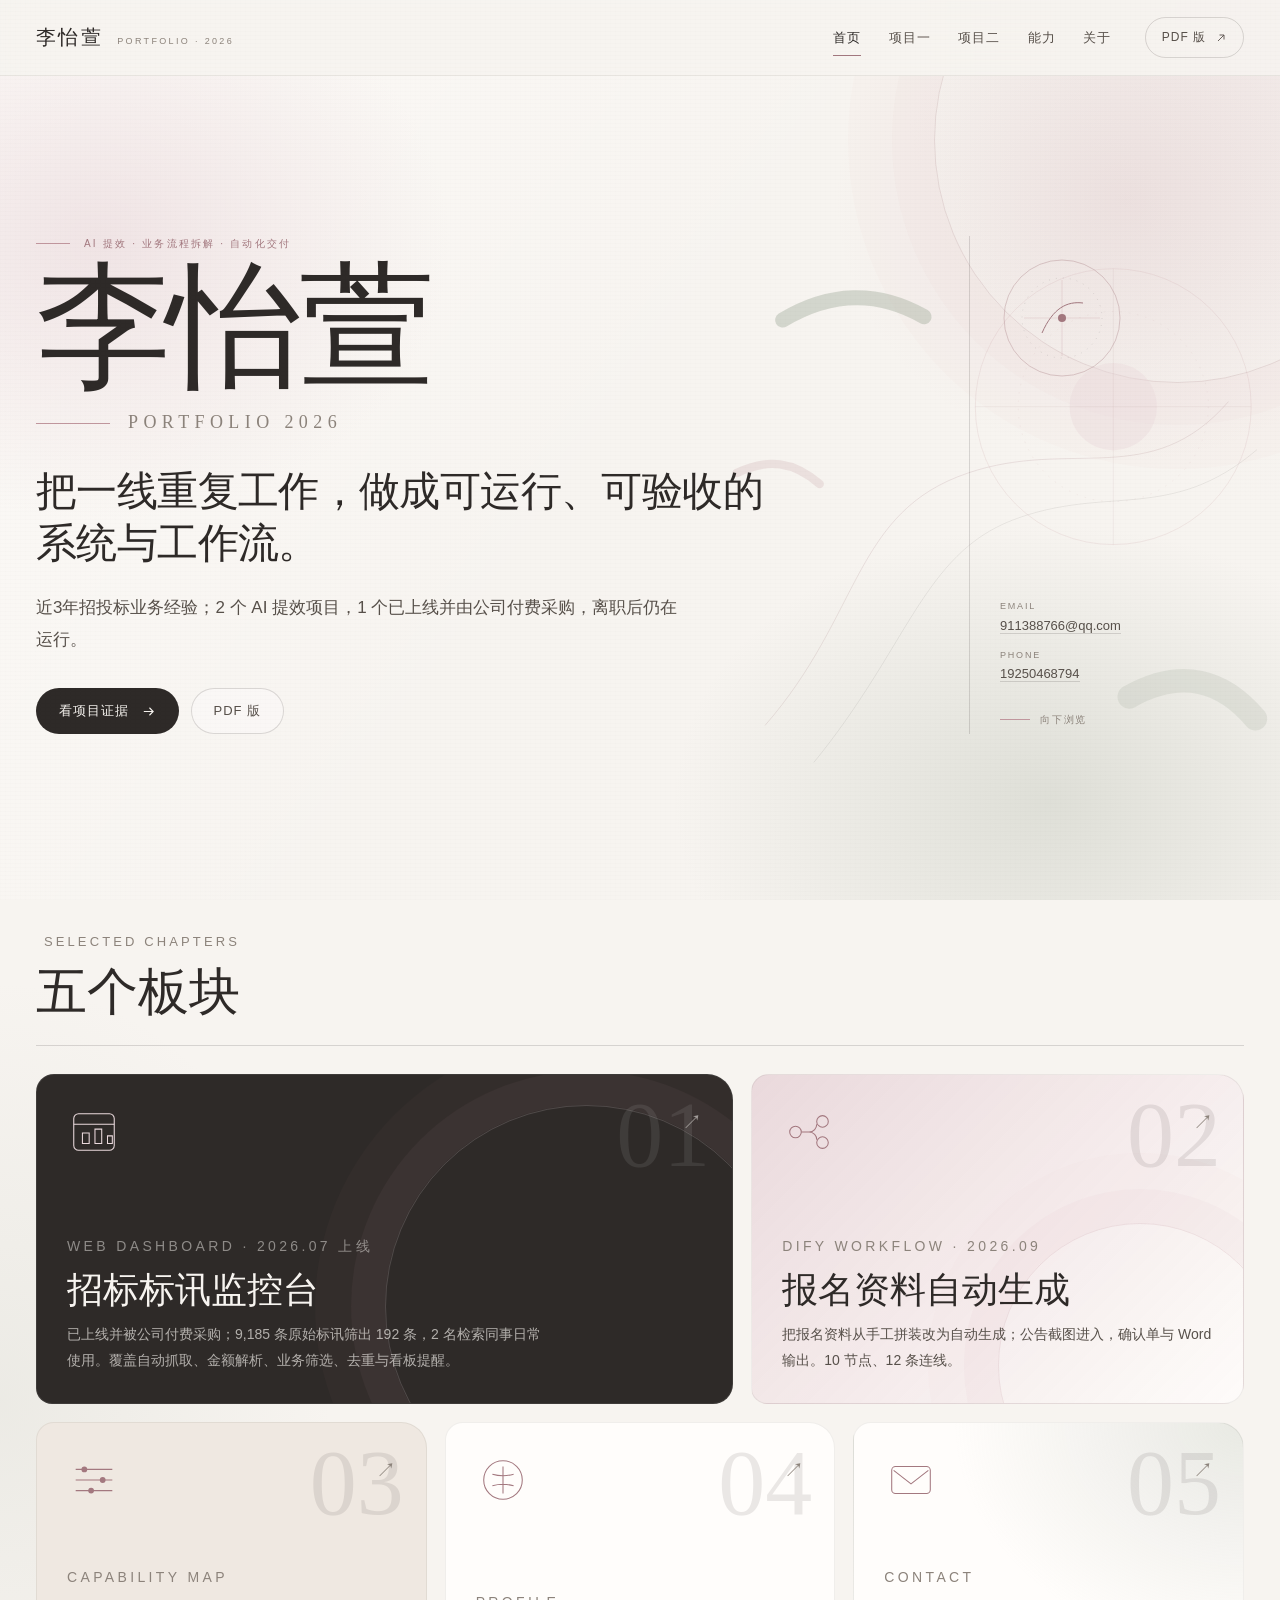
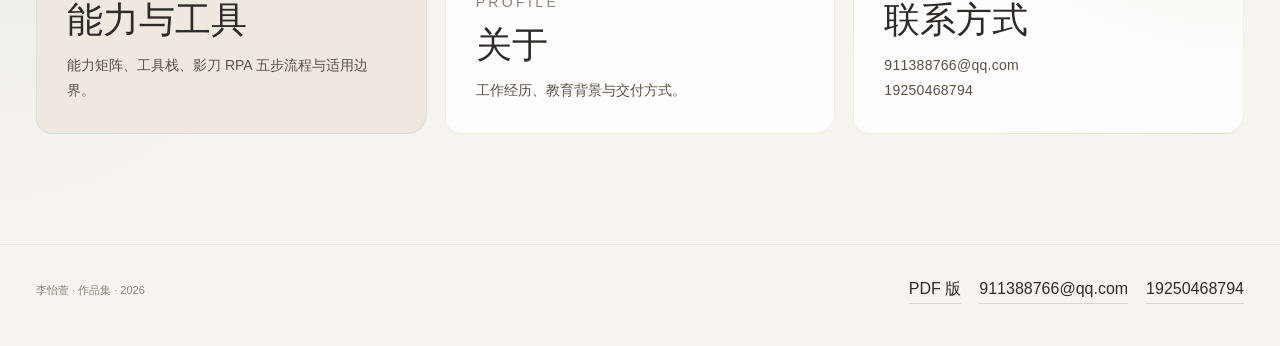
<file: index.html>
<!DOCTYPE html>
<html lang="zh-CN">
<head>
<meta charset="utf-8">
<meta name="viewport" content="width=device-width, initial-scale=1">
<meta name="description" content="李怡萱 · 作品集：把一线重复工作做成可运行、可验收的系统与工作流。">
<title>李怡萱 · 作品集</title>
<link rel="stylesheet" href="assets/css/tokens.css">
<link rel="stylesheet" href="assets/css/site.css">
<script>document.documentElement.classList.add('js');</script>
</head>
<body data-page="home">
<a class="skip-link" href="#main">跳到正文</a>

<header class="site-header">
  <div class="shell header-inner">
    <a class="brand" href="index.html" aria-label="李怡萱作品集首页">
      <span class="brand-name">李怡萱</span>
      <span class="brand-meta">Portfolio · 2026</span>
    </a>
    <nav class="nav-links" aria-label="主导航">
      <a href="index.html" data-page="home" aria-current="page">首页</a>
      <a href="project-1.html" data-page="project-1">项目一</a>
      <a href="project-2.html" data-page="project-2">项目二</a>
      <a href="skills.html" data-page="skills">能力</a>
      <a href="about.html" data-page="about">关于</a>
    </nav>
    <a class="header-action" href="portfolio.pdf" target="_blank" rel="noopener">
      PDF 版
      <svg viewBox="0 0 16 16" fill="none" aria-hidden="true"><path d="M4 12 12 4M6 4h6v6" stroke="currentColor" stroke-width="1.2"/></svg>
    </a>
  </div>
</header>

<main id="main">
  <section class="home-hero">
    <div class="hero-wash" aria-hidden="true"></div>
    <div class="hero-art" aria-hidden="true">
      <svg viewBox="0 0 700 700" fill="none">
        <path d="M88 593C203 461 193 339 329 293C452 251 547 314 639 208" stroke="#A3787F" stroke-opacity=".23" stroke-width="1"/>
        <path d="M146 637C258 500 276 390 382 349C494 306 570 353 673 265" stroke="#2E2A28" stroke-opacity=".10" stroke-width="1"/>
        <circle cx="502" cy="214" r="164" stroke="#C2989F" stroke-opacity=".22" stroke-width="1"/>
        <circle cx="502" cy="214" r="113" stroke="#C2989F" stroke-opacity=".15" stroke-width="1" stroke-dasharray="2 8"/>
        <circle cx="502" cy="214" r="52" fill="#EAD9DC" fill-opacity=".48"/>
        <path d="M502 50V378M338 214H666" stroke="#A3787F" stroke-opacity=".13" stroke-width="1"/>
        <path d="M109 111C164 78 221 75 277 107" stroke="#B9BFB2" stroke-opacity=".62" stroke-width="18" stroke-linecap="round"/>
        <path d="M521 559C584 524 633 540 671 585" stroke="#B9BFB2" stroke-opacity=".33" stroke-width="28" stroke-linecap="round"/>
        <path d="M54 293C91 275 122 279 153 306" stroke="#C2989F" stroke-opacity=".24" stroke-width="10" stroke-linecap="round"/>
      </svg>
    </div>
    <div class="shell hero-grid">
      <div class="hero-copy reveal">
        <p class="hero-eyebrow">AI 提效 · 业务流程拆解 · 自动化交付</p>
        <h1 class="hero-name">李怡萱</h1>
        <p class="hero-name-en">Portfolio 2026</p>
        <p class="hero-claim">把一线重复工作，做成可运行、可验收的系统与工作流。</p>
        <p class="hero-summary">近3年招投标业务经验；2 个 AI 提效项目，1 个已上线并由公司付费采购，离职后仍在运行。</p>
        <div class="btn-row hero-actions">
          <a class="btn btn--ink" href="project-1.html">
            看项目证据
            <svg viewBox="0 0 16 16" fill="none" aria-hidden="true"><path d="M3 8h10M9 4l4 4-4 4" stroke="currentColor" stroke-width="1.15"/></svg>
          </a>
          <a class="btn btn--line" href="portfolio.pdf" target="_blank" rel="noopener">PDF 版</a>
        </div>
      </div>
      <aside class="hero-side reveal" aria-label="基本信息" style="--delay:120ms">
        <div class="hero-seal" aria-hidden="true">
          <svg viewBox="0 0 124 124" fill="none">
            <circle cx="62" cy="62" r="58" stroke="#A3787F" stroke-opacity=".35"/>
            <circle cx="62" cy="62" r="40" stroke="#2E2A28" stroke-opacity=".12" stroke-dasharray="1 6"/>
            <path d="M62 24v76M24 62h76" stroke="#C2989F" stroke-opacity=".28"/>
            <path d="M42 77c11-25 25-32 41-30" stroke="#A3787F" stroke-width="1"/>
            <circle cx="62" cy="62" r="4" fill="#A3787F"/>
          </svg>
        </div>
        <div class="hero-meta">
          <div><span>Email</span><a href="mailto:911388766@qq.com">911388766@qq.com</a></div>
          <div><span>Phone</span><a href="tel:19250468794">19250468794</a></div>
        </div>
        <a class="scroll-cue" href="#chapters">向下浏览</a>
      </aside>
    </div>
  </section>

  <section class="chapter-index" id="chapters" aria-labelledby="chapters-title">
    <div class="shell">
      <header class="index-head reveal">
        <div>
          <p class="kicker">Selected chapters</p>
          <h2 id="chapters-title">五个板块</h2>
        </div>
      </header>
      <div class="chapter-grid">
        <a class="chapter chapter--p1 reveal" href="project-1.html">
          <span class="chapter-num" aria-hidden="true">01</span>
          <span class="chapter-shape" aria-hidden="true"></span>
          <div class="chapter-inner">
            <div class="chapter-top">
              <span class="chapter-icon" aria-hidden="true">
                <svg viewBox="0 0 56 56" fill="none"><rect x="7" y="9" width="42" height="38" rx="5" stroke="currentColor" stroke-width="1.1"/><path d="M7 20h42M16 29h7v11h-7zM29 25h7v15h-7zM42 32h5v8h-5z" stroke="currentColor" stroke-width="1.1"/></svg>
              </span>
              <span class="chapter-arrow" aria-hidden="true">↗</span>
            </div>
            <div class="chapter-copy">
              <p class="kicker">Web dashboard · 2026.07 上线</p>
              <h3>招标标讯监控台</h3>
              <p>已上线并被公司付费采购；9,185 条原始标讯筛出 192 条，2 名检索同事日常使用。覆盖自动抓取、金额解析、业务筛选、去重与看板提醒。</p>
            </div>
          </div>
        </a>

        <a class="chapter chapter--p2 reveal" href="project-2.html" style="--delay:70ms">
          <span class="chapter-num" aria-hidden="true">02</span>
          <span class="chapter-shape" aria-hidden="true"></span>
          <div class="chapter-inner">
            <div class="chapter-top">
              <span class="chapter-icon" aria-hidden="true">
                <svg viewBox="0 0 56 56" fill="none"><circle cx="14" cy="28" r="6" stroke="currentColor" stroke-width="1.1"/><circle cx="42" cy="17" r="6" stroke="currentColor" stroke-width="1.1"/><circle cx="42" cy="39" r="6" stroke="currentColor" stroke-width="1.1"/><path d="M20 28h8c5 0 8-4 8-8M28 28c5 0 8 4 8 8" stroke="currentColor" stroke-width="1.1"/></svg>
              </span>
              <span class="chapter-arrow" aria-hidden="true">↗</span>
            </div>
            <div class="chapter-copy">
              <p class="kicker">Dify workflow · 2026.09</p>
              <h3>报名资料自动生成</h3>
              <p>把报名资料从手工拼装改为自动生成；公告截图进入，确认单与 Word 输出。10 节点、12 条连线。</p>
            </div>
          </div>
        </a>

        <a class="chapter chapter--skills reveal" href="skills.html" style="--delay:110ms">
          <span class="chapter-num" aria-hidden="true">03</span>
          <div class="chapter-inner">
            <div class="chapter-top">
              <span class="chapter-icon" aria-hidden="true">
                <svg viewBox="0 0 56 56" fill="none"><path d="M9 17h38M9 28h38M9 39h38" stroke="currentColor" stroke-width="1.1"/><circle cx="18" cy="17" r="3" fill="currentColor"/><circle cx="37" cy="28" r="3" fill="currentColor"/><circle cx="25" cy="39" r="3" fill="currentColor"/></svg>
              </span>
              <span class="chapter-arrow" aria-hidden="true">↗</span>
            </div>
            <div class="chapter-copy">
              <p class="kicker">Capability map</p>
              <h3>能力与工具</h3>
              <p>能力矩阵、工具栈、影刀 RPA 五步流程与适用边界。</p>
            </div>
          </div>
        </a>

        <a class="chapter chapter--about reveal" href="about.html" style="--delay:150ms">
          <span class="chapter-num" aria-hidden="true">04</span>
          <div class="chapter-inner">
            <div class="chapter-top">
              <span class="chapter-icon" aria-hidden="true">
                <svg viewBox="0 0 56 56" fill="none"><circle cx="28" cy="28" r="20" stroke="currentColor" stroke-width="1.1"/><path d="M28 14v28M17 22c7 2 15 2 22 0M17 34c7-2 15-2 22 0" stroke="currentColor" stroke-width="1.1"/></svg>
              </span>
              <span class="chapter-arrow" aria-hidden="true">↗</span>
            </div>
            <div class="chapter-copy">
              <p class="kicker">Profile</p>
              <h3>关于</h3>
              <p>工作经历、教育背景与交付方式。</p>
            </div>
          </div>
        </a>

        <a class="chapter chapter--contact reveal" href="about.html#contact" style="--delay:190ms">
          <span class="chapter-num" aria-hidden="true">05</span>
          <div class="chapter-inner">
            <div class="chapter-top">
              <span class="chapter-icon" aria-hidden="true">
                <svg viewBox="0 0 56 56" fill="none"><rect x="8" y="14" width="40" height="28" rx="4" stroke="currentColor" stroke-width="1.1"/><path d="m10 18 18 14 18-14" stroke="currentColor" stroke-width="1.1"/></svg>
              </span>
              <span class="chapter-arrow" aria-hidden="true">↗</span>
            </div>
            <div class="chapter-copy">
              <p class="kicker">Contact</p>
              <h3>联系方式</h3>
              <p class="chapter-contact-line">911388766@qq.com<br>19250468794</p>
            </div>
          </div>
        </a>
      </div>
    </div>
  </section>
</main>

<footer class="site-footer">
  <div class="shell footer-inner">
    <div>
      <p>李怡萱 · 作品集 · 2026</p>

    </div>
    <div class="footer-links">
      <a href="portfolio.pdf" target="_blank" rel="noopener">PDF 版</a>
      <a href="mailto:911388766@qq.com">911388766@qq.com</a>
      <a href="tel:19250468794">19250468794</a>
    </div>
  </div>
</footer>

<script src="assets/js/site.js"></script>
</body>
</html>
</file>
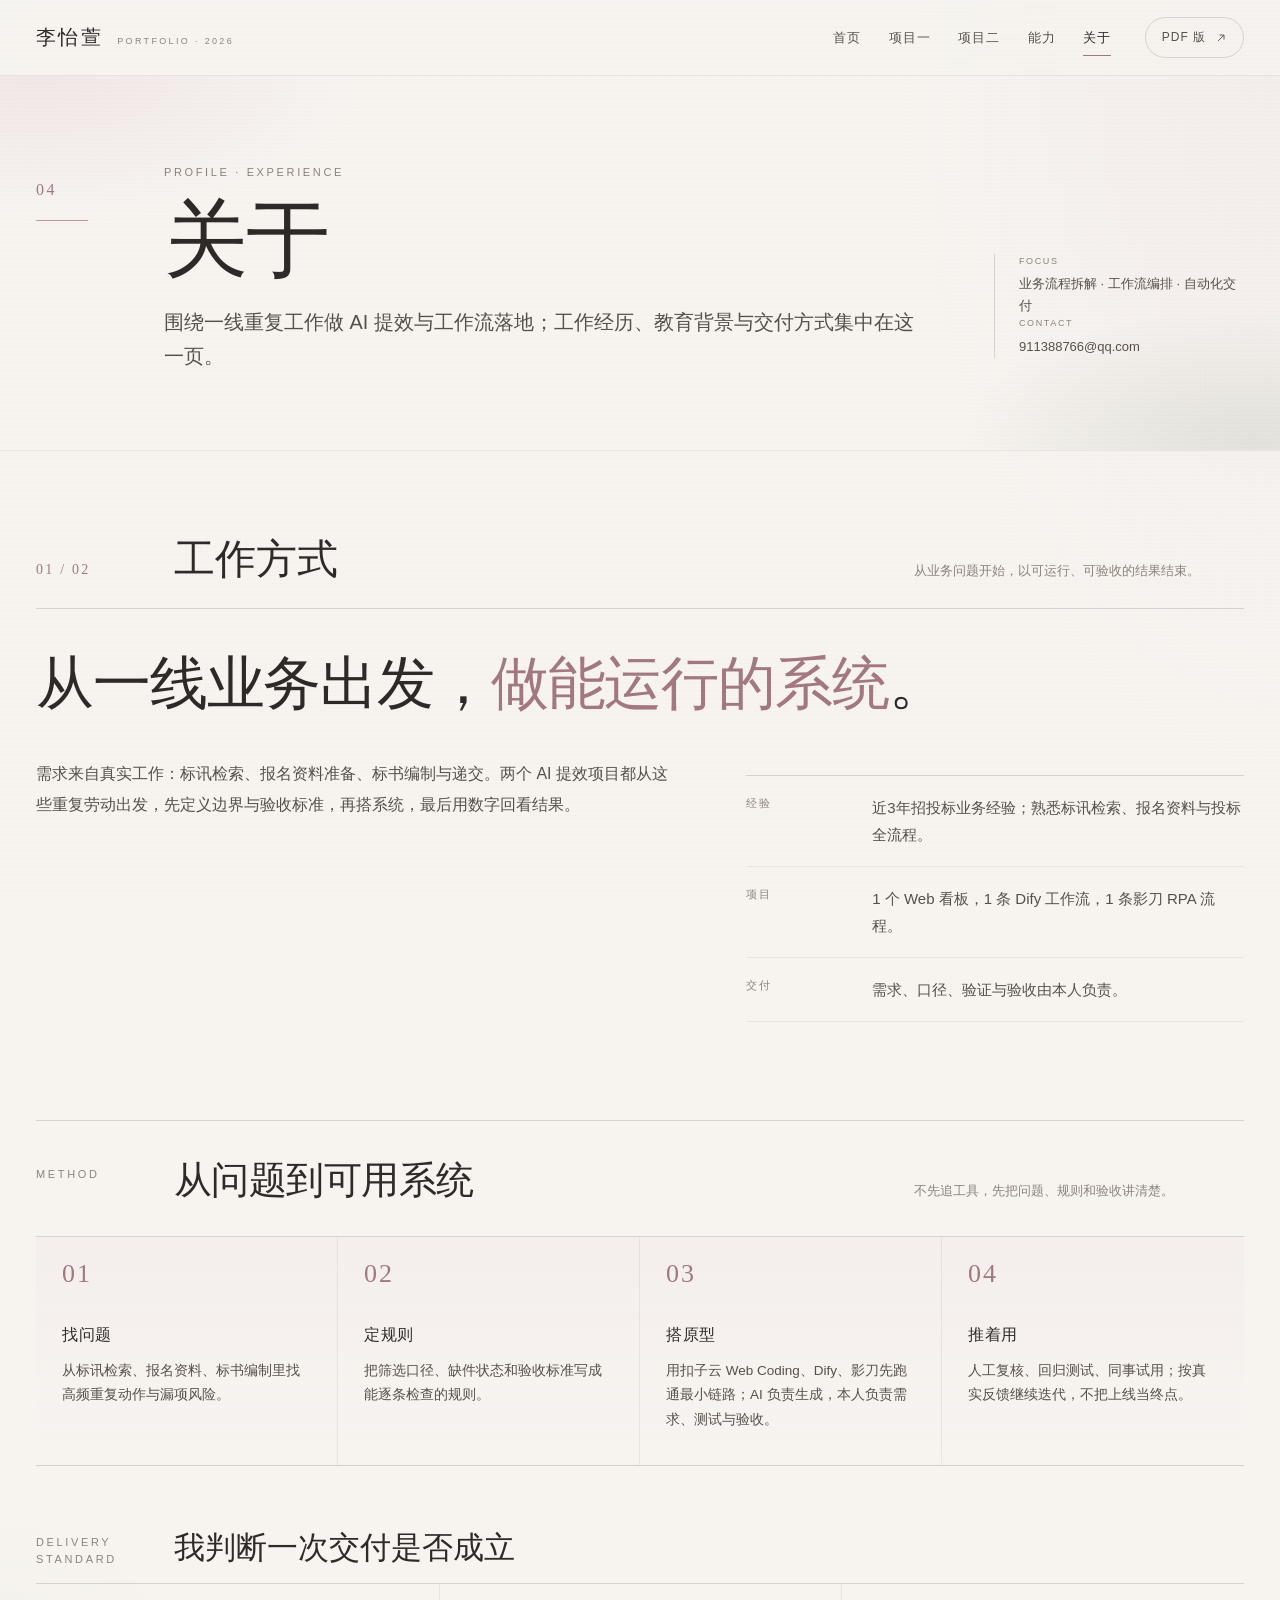
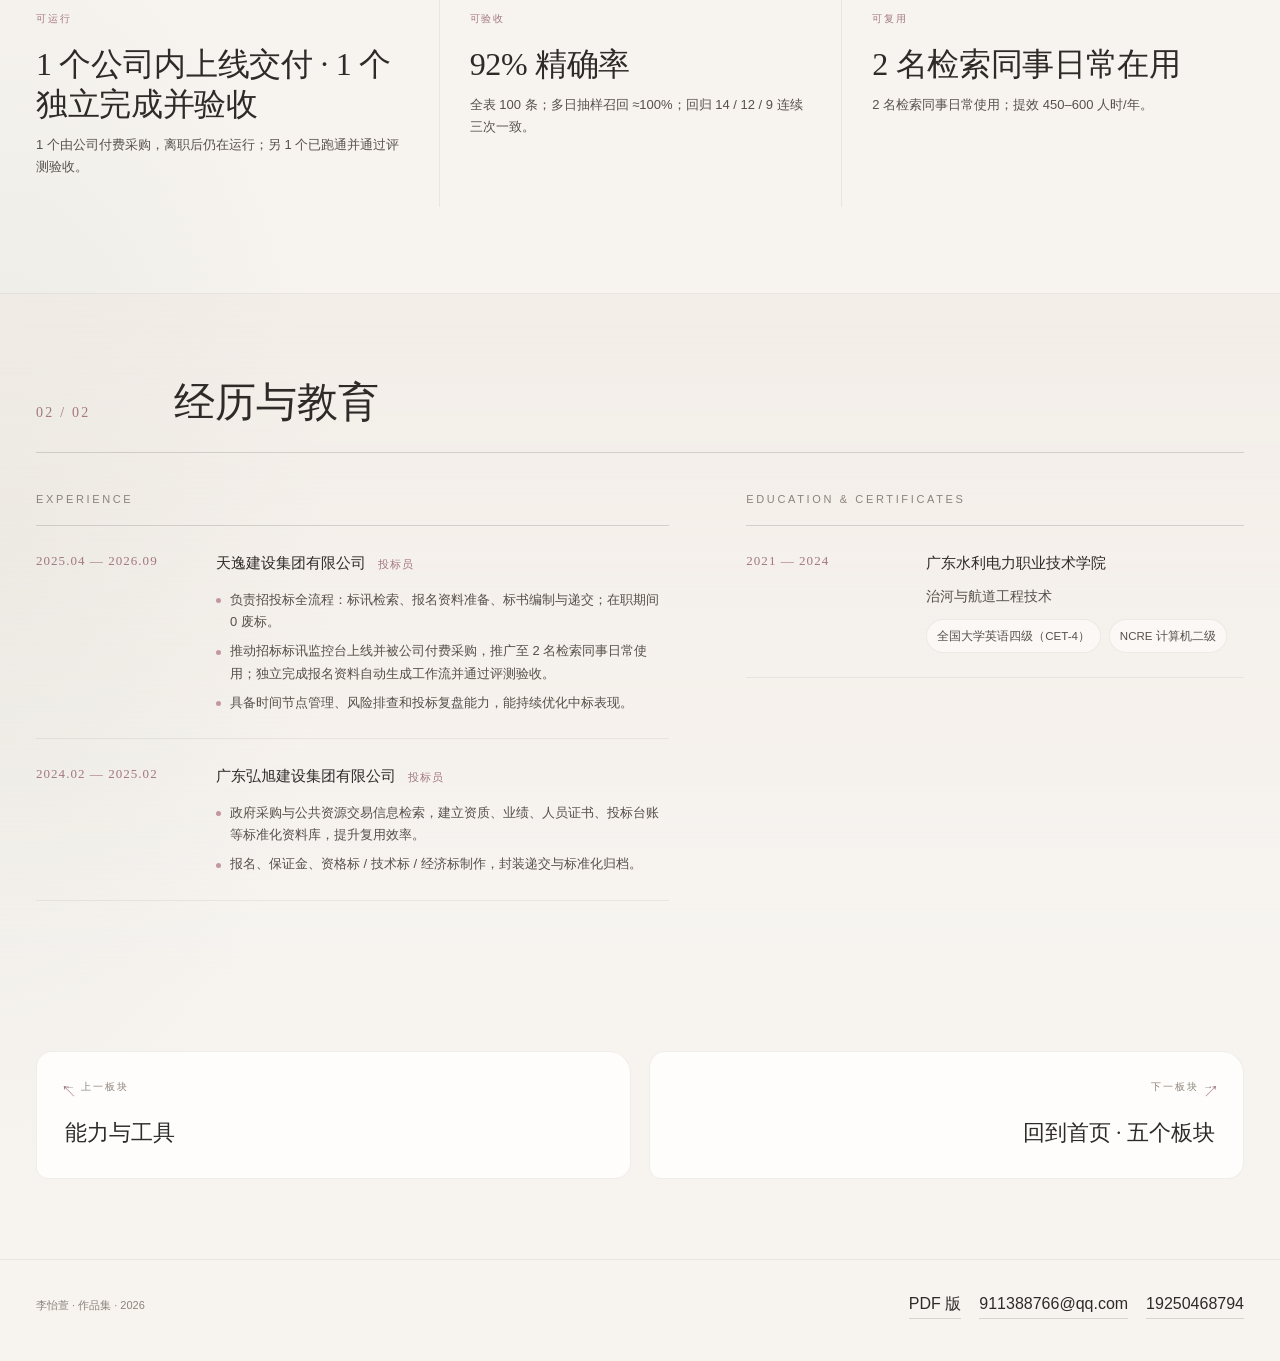
<file: about.html>
<!DOCTYPE html>
<html lang="zh-CN">
<head>
<meta charset="utf-8">
<meta name="viewport" content="width=device-width, initial-scale=1">
<meta name="description" content="李怡萱的简介、工作经历与教育背景。">
<title>关于 ｜ 李怡萱 · 作品集</title>
<link rel="stylesheet" href="assets/css/tokens.css">
<link rel="stylesheet" href="assets/css/site.css">
<script>document.documentElement.classList.add('js');</script>
</head>
<body data-page="about">
<a class="skip-link" href="#main">跳到正文</a>

<header class="site-header">
  <div class="shell header-inner">
    <a class="brand" href="index.html" aria-label="李怡萱作品集首页">
      <span class="brand-name">李怡萱</span>
      <span class="brand-meta">Portfolio · 2026</span>
    </a>
    <nav class="nav-links" aria-label="主导航">
      <a href="index.html" data-page="home">首页</a>
      <a href="project-1.html" data-page="project-1">项目一</a>
      <a href="project-2.html" data-page="project-2">项目二</a>
      <a href="skills.html" data-page="skills">能力</a>
      <a href="about.html" data-page="about" aria-current="page">关于</a>
    </nav>
    <a class="header-action" href="portfolio.pdf" target="_blank" rel="noopener">
      PDF 版
      <svg viewBox="0 0 16 16" fill="none" aria-hidden="true"><path d="M4 12 12 4M6 4h6v6" stroke="currentColor" stroke-width="1.2"/></svg>
    </a>
  </div>
</header>

<main id="main">
  <section class="page-hero">
    <div class="shell page-hero__inner">
      <p class="page-no">04</p>
      <div>
        <p class="eyebrow">Profile · Experience</p>
        <h1>关于</h1>
        <p class="lead">围绕一线重复工作做 AI 提效与工作流落地；工作经历、教育背景与交付方式集中在这一页。</p>
      </div>
      <dl class="page-aside" id="contact">
        <div><dt>Focus</dt><dd>业务流程拆解 · 工作流编排 · 自动化交付</dd></div>
        <div><dt>Contact</dt><dd>911388766@qq.com</dd></div>
      </dl>
    </div>
  </section>

  <section class="section" aria-labelledby="about-intro">
    <div class="shell">
      <div class="section-head reveal">
        <p class="section-no">01 / 02</p>
        <h2 id="about-intro">工作方式</h2>
        <p class="section-note">从业务问题开始，以可运行、可验收的结果结束。</p>
      </div>
      <p class="statement reveal">从一线业务出发，<em>做能运行的系统</em>。</p>
      <div class="split" style="margin-top:38px">
        <p class="body-copy reveal">需求来自真实工作：标讯检索、报名资料准备、标书编制与递交。两个 AI 提效项目都从这些重复劳动出发，先定义边界与验收标准，再搭系统，最后用数字回看结果。</p>
        <dl class="fact-list reveal" style="--delay:80ms">
          <div class="fact-row"><dt>经验</dt><dd>近3年招投标业务经验；熟悉标讯检索、报名资料与投标全流程。</dd></div>
          <div class="fact-row"><dt>项目</dt><dd>1 个 Web 看板，1 条 Dify 工作流，1 条影刀 RPA 流程。</dd></div>
          <div class="fact-row"><dt>交付</dt><dd>需求、口径、验证与验收由本人负责。</dd></div>
        </dl>
      </div>

      <div class="work-method">
        <div class="work-method__head reveal">
          <p class="kicker">Method</p>
          <h3>从问题到可用系统</h3>
          <p>不先追工具，先把问题、规则和验收讲清楚。</p>
        </div>
        <ol class="work-steps" aria-label="从问题到可用系统的四个步骤">
          <li class="work-step reveal">
            <span class="work-step__no">01</span>
            <h3>找问题</h3>
            <p>从标讯检索、报名资料、标书编制里找高频重复动作与漏项风险。</p>
          </li>
          <li class="work-step reveal" style="--delay:60ms">
            <span class="work-step__no">02</span>
            <h3>定规则</h3>
            <p>把筛选口径、缺件状态和验收标准写成能逐条检查的规则。</p>
          </li>
          <li class="work-step reveal" style="--delay:120ms">
            <span class="work-step__no">03</span>
            <h3>搭原型</h3>
            <p>用扣子云 Web Coding、Dify、影刀先跑通最小链路；AI 负责生成，本人负责需求、测试与验收。</p>
          </li>
          <li class="work-step reveal" style="--delay:180ms">
            <span class="work-step__no">04</span>
            <h3>推着用</h3>
            <p>人工复核、回归测试、同事试用；按真实反馈继续迭代，不把上线当终点。</p>
          </li>
        </ol>
      </div>

      <div class="proof">
        <div class="proof-head reveal">
          <p class="kicker">Delivery standard</p>
          <h3>我判断一次交付是否成立</h3>
        </div>
        <div class="proof-grid">
          <article class="proof-card reveal">
            <p class="proof-label">可运行</p>
            <strong>1 个公司内上线交付 · 1 个独立完成并验收</strong>
            <p>1 个由公司付费采购，离职后仍在运行；另 1 个已跑通并通过评测验收。</p>
          </article>
          <article class="proof-card reveal" style="--delay:60ms">
            <p class="proof-label">可验收</p>
            <strong>92% 精确率</strong>
            <p>全表 100 条；多日抽样召回 ≈100%；回归 14 / 12 / 9 连续三次一致。</p>
          </article>
          <article class="proof-card reveal" style="--delay:120ms">
            <p class="proof-label">可复用</p>
            <strong>2 名检索同事日常在用</strong>
            <p>2 名检索同事日常使用；提效 450–600 人时/年。</p>
          </article>
        </div>
      </div>
    </div>
  </section>

  <section class="section section--tint" aria-labelledby="about-history">
    <div class="shell">
      <div class="section-head section-head--two reveal">
        <p class="section-no">02 / 02</p>
        <h2 id="about-history">经历与教育</h2>
      </div>
      <div class="split">
        <div>
          <p class="kicker">Experience</p>
          <div class="timeline" style="margin-top:18px">
            <article class="timeline-item reveal">
              <time>2025.04 — 2026.09</time>
              <div>
                <div class="experience-company"><h3>天逸建设集团有限公司</h3><span>投标员</span></div>
                <ul class="experience-list">
                  <li>负责招投标全流程：标讯检索、报名资料准备、标书编制与递交；在职期间 0 废标。</li>
                  <li>推动招标标讯监控台上线并被公司付费采购，推广至 2 名检索同事日常使用；独立完成报名资料自动生成工作流并通过评测验收。</li>
                  <li>具备时间节点管理、风险排查和投标复盘能力，能持续优化中标表现。</li>
                </ul>
              </div>
            </article>
            <article class="timeline-item reveal" style="--delay:60ms">
              <time>2024.02 — 2025.02</time>
              <div>
                <div class="experience-company"><h3>广东弘旭建设集团有限公司</h3><span>投标员</span></div>
                <ul class="experience-list">
                  <li>政府采购与公共资源交易信息检索，建立资质、业绩、人员证书、投标台账等标准化资料库，提升复用效率。</li>
                  <li>报名、保证金、资格标 / 技术标 / 经济标制作，封装递交与标准化归档。</li>
                </ul>
              </div>
            </article>
          </div>
        </div>
        <div>
          <p class="kicker">Education & certificates</p>
          <div class="timeline" style="margin-top:18px">
            <article class="timeline-item reveal" style="--delay:80ms">
              <time>2021 — 2024</time>
              <div>
                <h3>广东水利电力职业技术学院</h3>
                <p>治河与航道工程技术</p>
                <div class="cert-row">
                  <span class="cert-chip">全国大学英语四级（CET-4）</span>
                  <span class="cert-chip">NCRE 计算机二级</span>
                </div>
              </div>
            </article>
          </div>
        </div>
      </div>
    </div>
  </section>


  <nav class="pager" aria-label="板块切换">
    <div class="shell pager-grid">
      <a class="pager-link prev" href="skills.html"><span class="dir">← 上一板块</span><span class="t">能力与工具</span></a>
      <a class="pager-link next" href="index.html"><span class="dir">下一板块 →</span><span class="t">回到首页 · 五个板块</span></a>
    </div>
  </nav>
</main>

<footer class="site-footer">
  <div class="shell footer-inner">
    <div>
      <p>李怡萱 · 作品集 · 2026</p>

    </div>
    <div class="footer-links">
      <a href="portfolio.pdf" target="_blank" rel="noopener">PDF 版</a>
      <a href="mailto:911388766@qq.com">911388766@qq.com</a>
      <a href="tel:19250468794">19250468794</a>
    </div>
  </div>
</footer>

<script src="assets/js/site.js"></script>
</body>
</html>
</file>
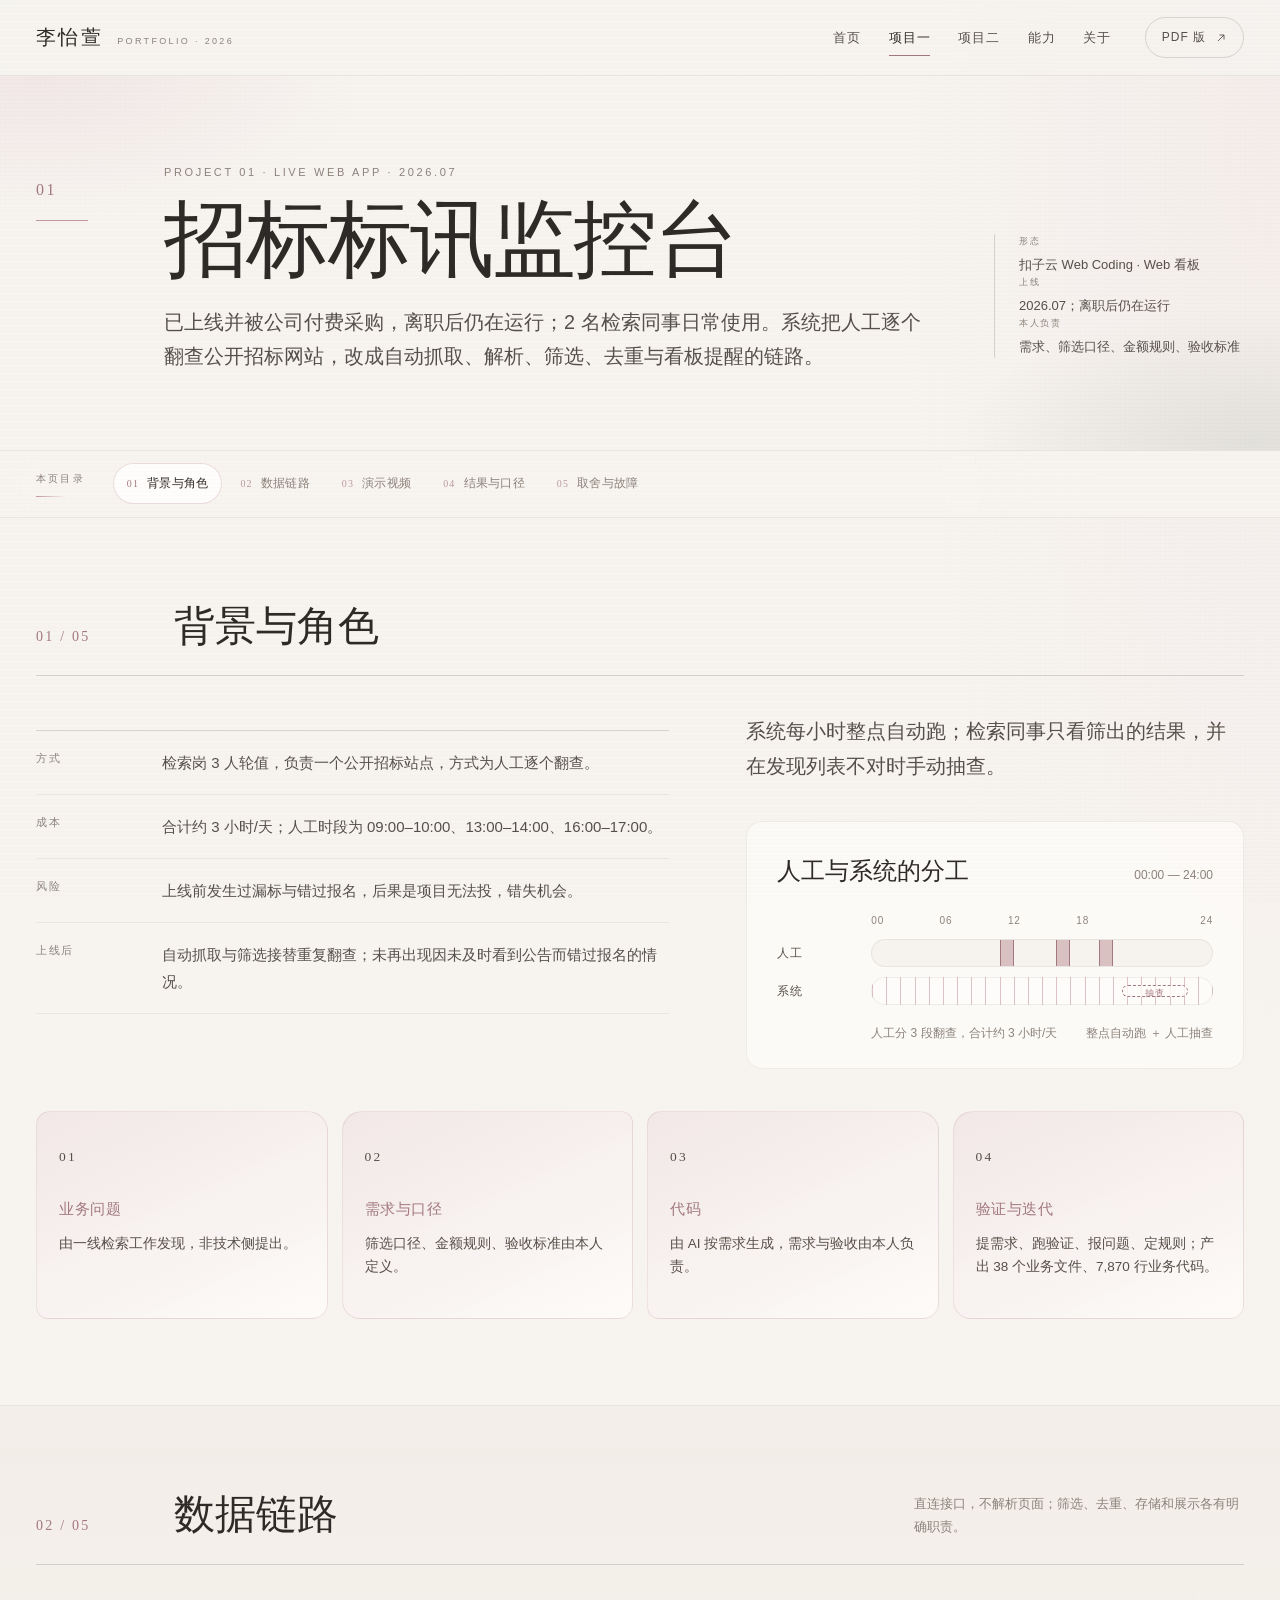
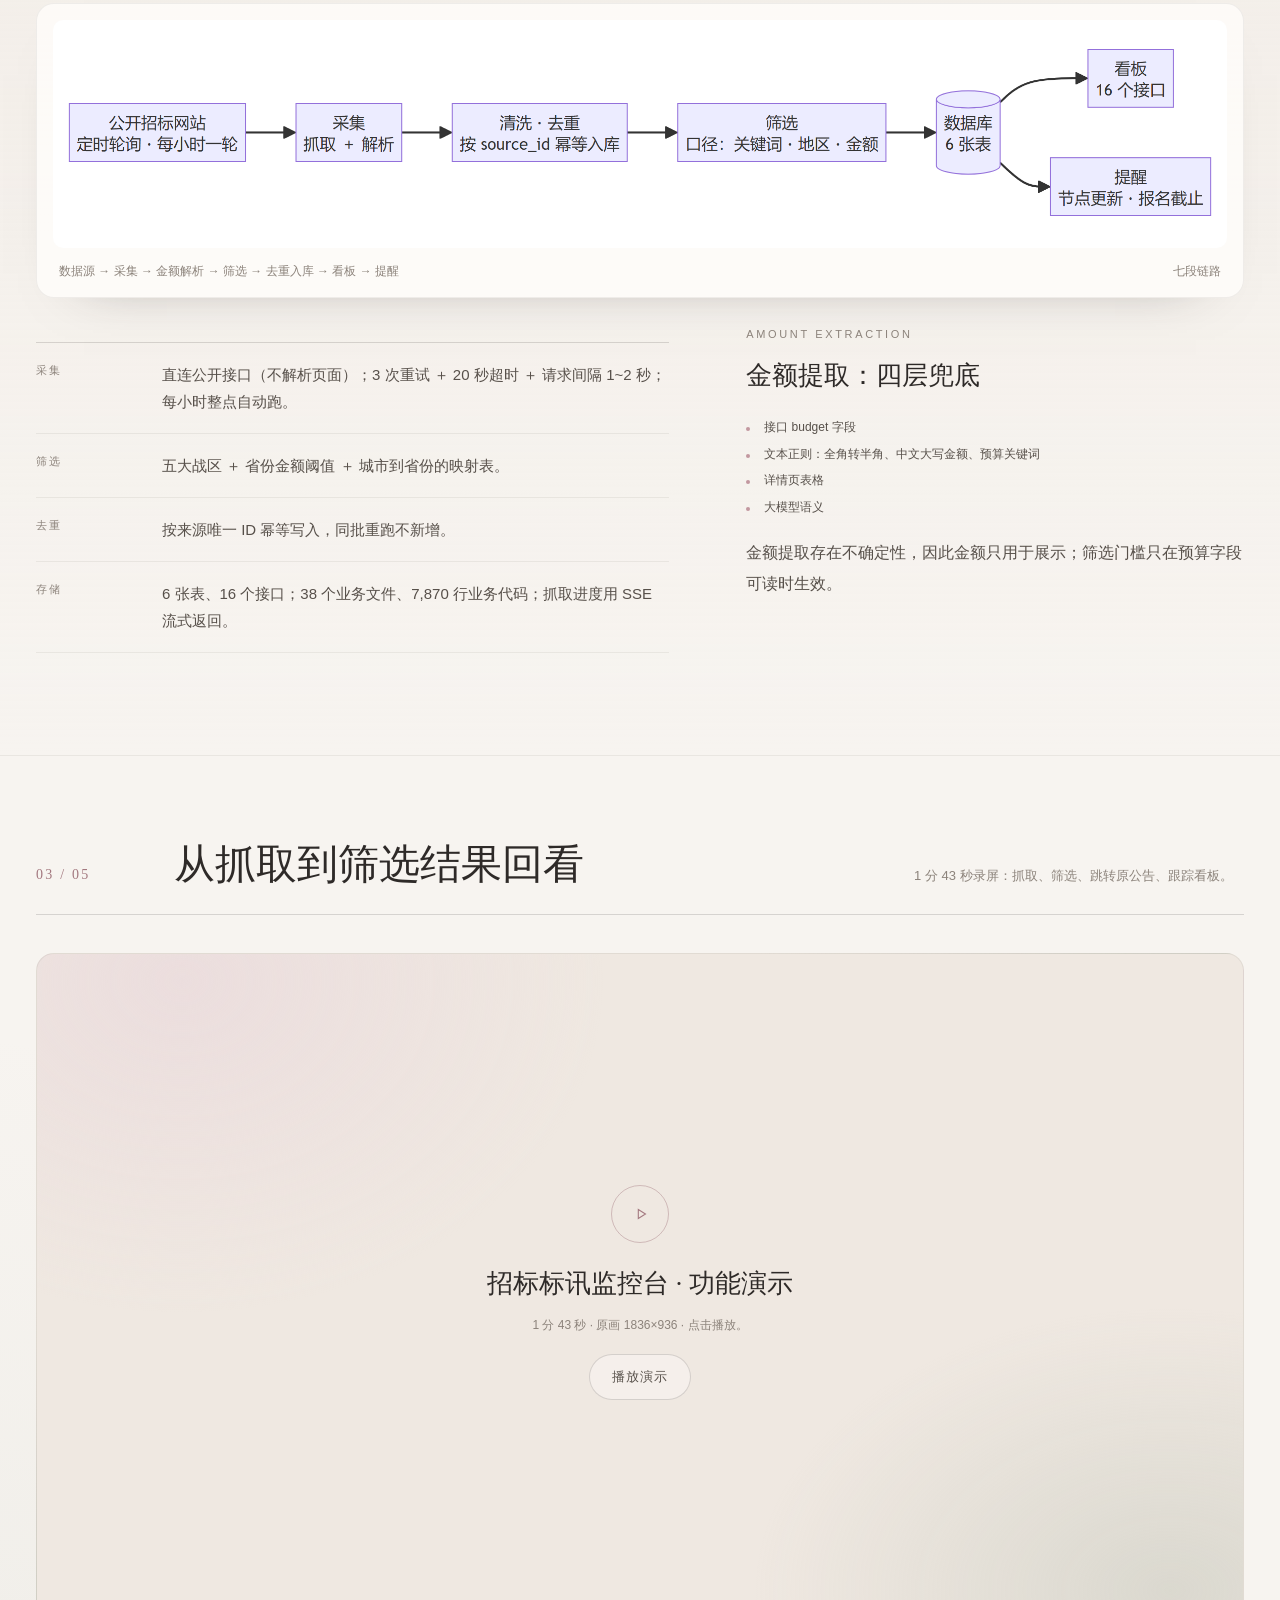
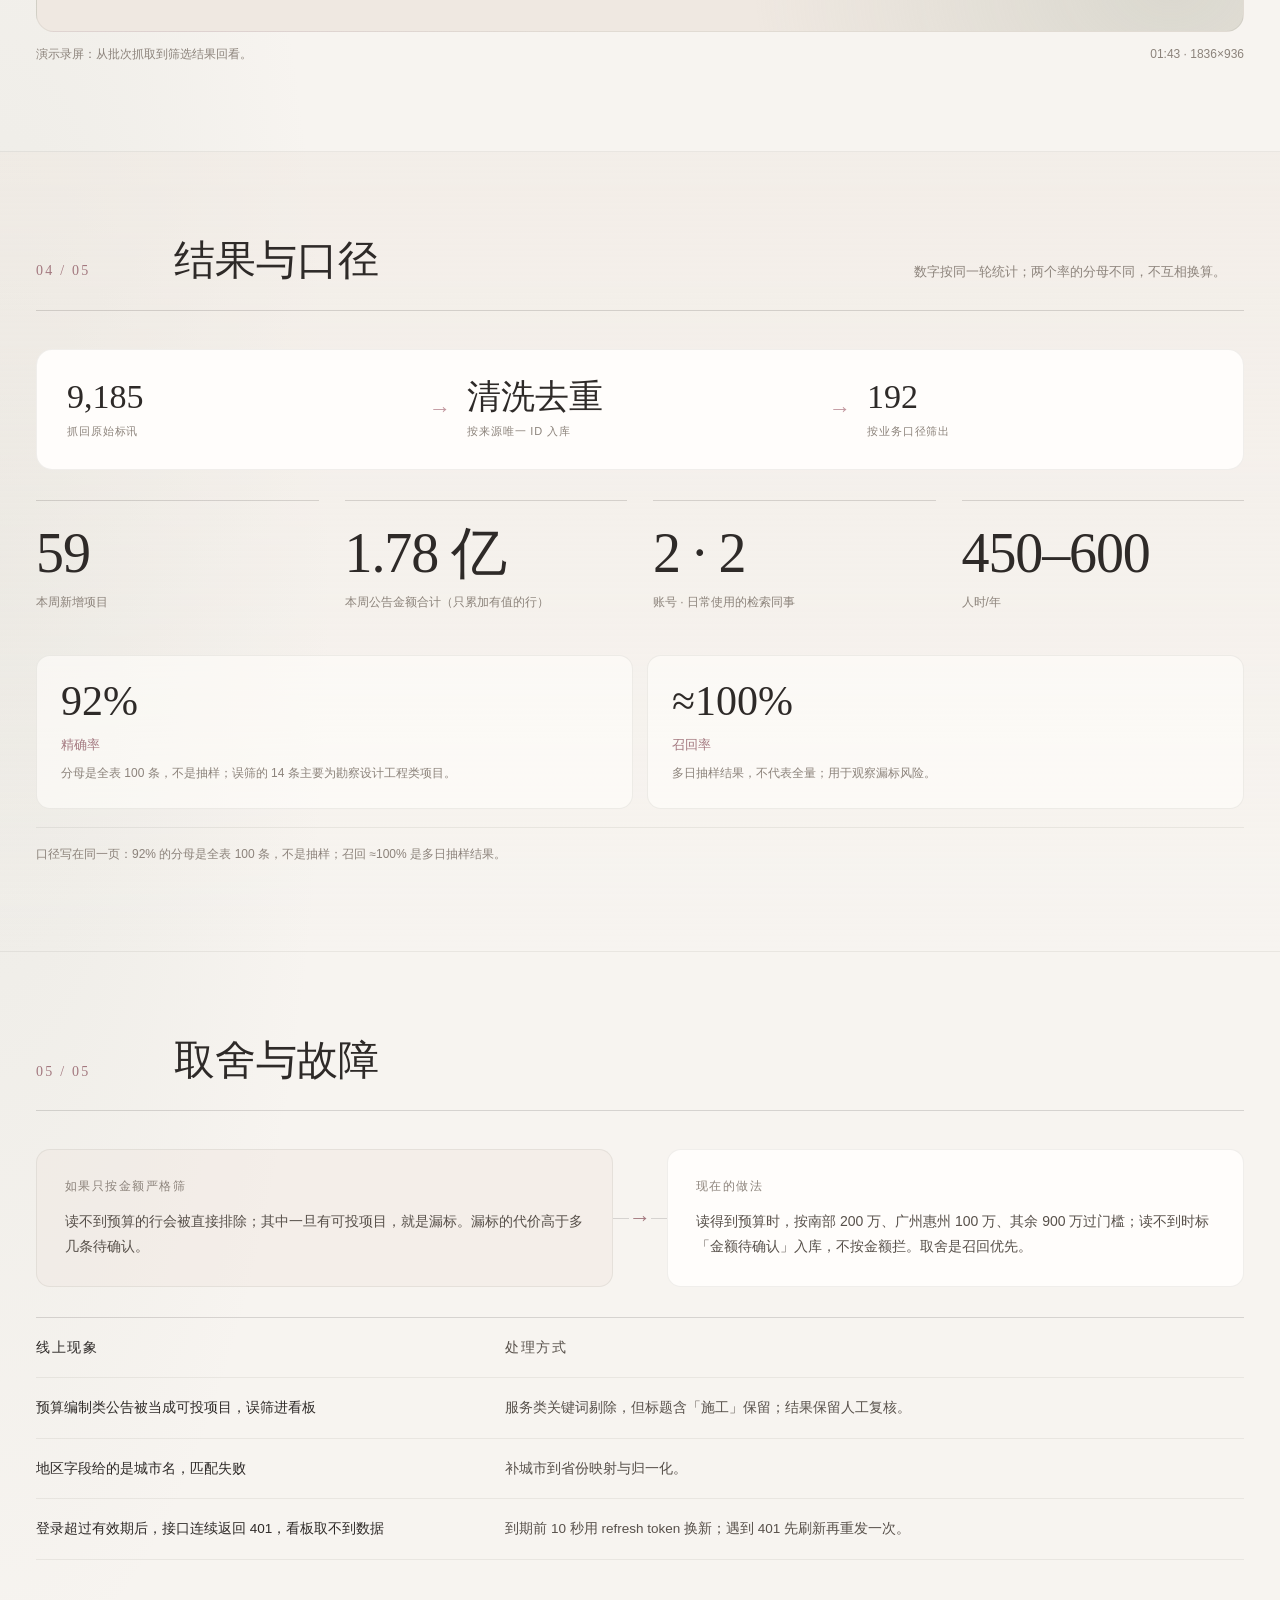
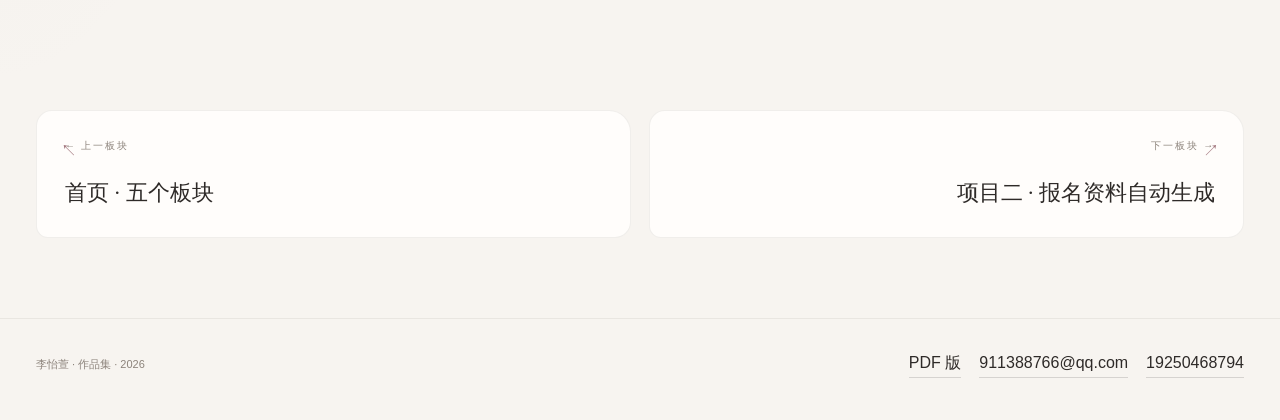
<file: project-1.html>
<!DOCTYPE html>
<html lang="zh-CN">
<head>
<meta charset="utf-8">
<meta name="viewport" content="width=device-width, initial-scale=1">
<meta name="description" content="项目一 · 招标标讯监控台：自动抓取、金额解析、业务筛选、去重入库、看板与提醒。">
<title>项目一 · 招标标讯监控台 ｜ 李怡萱 · 作品集</title>
<link rel="stylesheet" href="assets/css/tokens.css">
<link rel="stylesheet" href="assets/css/site.css">
<script>document.documentElement.classList.add('js');</script>
</head>
<body data-page="project-1">
<a class="skip-link" href="#main">跳到正文</a>

<header class="site-header">
  <div class="shell header-inner">
    <a class="brand" href="index.html" aria-label="李怡萱作品集首页">
      <span class="brand-name">李怡萱</span>
      <span class="brand-meta">Portfolio · 2026</span>
    </a>
    <nav class="nav-links" aria-label="主导航">
      <a href="index.html" data-page="home">首页</a>
      <a href="project-1.html" data-page="project-1" aria-current="page">项目一</a>
      <a href="project-2.html" data-page="project-2">项目二</a>
      <a href="skills.html" data-page="skills">能力</a>
      <a href="about.html" data-page="about">关于</a>
    </nav>
    <a class="header-action" href="portfolio.pdf" target="_blank" rel="noopener">
      PDF 版
      <svg viewBox="0 0 16 16" fill="none" aria-hidden="true"><path d="M4 12 12 4M6 4h6v6" stroke="currentColor" stroke-width="1.2"/></svg>
    </a>
  </div>
</header>

<main id="main">
  <section class="page-hero">
    <div class="shell page-hero__inner">
      <p class="page-no">01</p>
      <div>
        <p class="eyebrow">Project 01 · Live web app · 2026.07</p>
        <h1>招标标讯监控台</h1>
        <p class="lead">已上线并被公司付费采购，离职后仍在运行；2 名检索同事日常使用。系统把人工逐个翻查公开招标网站，改成自动抓取、解析、筛选、去重与看板提醒的链路。</p>
      </div>
      <dl class="page-aside">
        <div><dt>形态</dt><dd>扣子云 Web Coding · Web 看板</dd></div>
        <div><dt>上线</dt><dd>2026.07；离职后仍在运行</dd></div>
        <div><dt>本人负责</dt><dd>需求、筛选口径、金额规则、验收标准</dd></div>
      </dl>
    </div>
  </section>

  <nav class="section-toc" aria-label="本页目录">
    <div class="shell section-toc__inner">
      <p class="section-toc__label">本页目录</p>
      <ol>
        <li><a href="#p1-context"><span>01</span>背景与角色</a></li>
        <li><a href="#p1-chain"><span>02</span>数据链路</a></li>
        <li><a href="#p1-video"><span>03</span>演示视频</a></li>
        <li><a href="#p1-results"><span>04</span>结果与口径</a></li>
        <li><a href="#p1-tradeoff"><span>05</span>取舍与故障</a></li>
      </ol>
    </div>
    <span class="section-toc__progress" aria-hidden="true"></span>
  </nav>

  <section class="section" aria-labelledby="p1-context">
    <div class="shell">
      <div class="section-head section-head--compact reveal">
        <p class="section-no">01 / 05</p>
        <h2 id="p1-context">背景与角色</h2>
      </div>
      <div class="split">
        <dl class="fact-list reveal">
          <div class="fact-row"><dt>方式</dt><dd>检索岗 3 人轮值，负责一个公开招标站点，方式为人工逐个翻查。</dd></div>
          <div class="fact-row"><dt>成本</dt><dd>合计约 3 小时/天；人工时段为 09:00–10:00、13:00–14:00、16:00–17:00。</dd></div>
          <div class="fact-row"><dt>风险</dt><dd>上线前发生过漏标与错过报名，后果是项目无法投，错失机会。</dd></div>
          <div class="fact-row"><dt>上线后</dt><dd>自动抓取与筛选接替重复翻查；未再出现因未及时看到公告而错过报名的情况。</dd></div>
        </dl>
        <div class="stack-lg reveal" style="--delay:100ms">
          <p class="lead">系统每小时整点自动跑；检索同事只看筛出的结果，并在发现列表不对时手动抽查。</p>
          <div class="daymap">
            <div class="daymap-head"><h3>人工与系统的分工</h3><span>00:00 — 24:00</span></div>
            <div class="day-scale"><span>00</span><span>06</span><span>12</span><span>18</span><span>24</span></div>
            <div class="day-row"><label>人工</label><div class="day-track"><span class="manual-seg s1"></span><span class="manual-seg s2"></span><span class="manual-seg s3"></span></div></div>
            <div class="day-row"><label>系统</label><div class="day-track day-track--system"><span class="spot"></span></div></div>
            <p class="day-caption"><span>人工分 3 段翻查，合计约 3 小时/天</span><span>整点自动跑 ＋ 人工抽查</span></p>
          </div>
        </div>
      </div>
      <div class="role-grid">
        <article class="role-card reveal"><p class="role-no">01</p><h3>业务问题</h3><p>由一线检索工作发现，非技术侧提出。</p></article>
        <article class="role-card reveal" style="--delay:60ms"><p class="role-no">02</p><h3>需求与口径</h3><p>筛选口径、金额规则、验收标准由本人定义。</p></article>
        <article class="role-card reveal" style="--delay:120ms"><p class="role-no">03</p><h3>代码</h3><p>由 AI 按需求生成，需求与验收由本人负责。</p></article>
        <article class="role-card reveal" style="--delay:180ms"><p class="role-no">04</p><h3>验证与迭代</h3><p>提需求、跑验证、报问题、定规则；产出 38 个业务文件、7,870 行业务代码。</p></article>
      </div>
    </div>
  </section>

  <section class="section section--tint" aria-labelledby="p1-chain">
    <div class="shell">
      <div class="section-head reveal">
        <p class="section-no">02 / 05</p>
        <h2 id="p1-chain">数据链路</h2>
        <p class="section-note">直连接口，不解析页面；筛选、去重、存储和展示各有明确职责。</p>
      </div>
      <figure class="figure reveal">
        <img src="assets/img/diagram-project1.webp" alt="招标标讯监控台架构图：数据源、采集、金额解析、筛选、去重入库、看板与提醒">
        <figcaption><span>数据源 → 采集 → 金额解析 → 筛选 → 去重入库 → 看板 → 提醒</span><span>七段链路</span></figcaption>
      </figure>
      <div class="split" style="margin-top:28px">
        <dl class="fact-list reveal">
          <div class="fact-row"><dt>采集</dt><dd>直连公开接口（不解析页面）；3 次重试 ＋ 20 秒超时 ＋ 请求间隔 1~2 秒；每小时整点自动跑。</dd></div>
          <div class="fact-row"><dt>筛选</dt><dd>五大战区 ＋ 省份金额阈值 ＋ 城市到省份的映射表。</dd></div>
          <div class="fact-row"><dt>去重</dt><dd>按来源唯一 ID 幂等写入，同批重跑不新增。</dd></div>
          <div class="fact-row"><dt>存储</dt><dd>6 张表、16 个接口；38 个业务文件、7,870 行业务代码；抓取进度用 SSE 流式返回。</dd></div>
        </dl>
        <div class="reveal" style="--delay:100ms">
          <p class="kicker">Amount extraction</p>
          <h3 style="margin-top:10px;font-size:26px">金额提取：四层兜底</h3>
          <ol class="kb-list" style="margin-top:20px">
            <li>接口 budget 字段</li>
            <li>文本正则：全角转半角、中文大写金额、预算关键词</li>
            <li>详情页表格</li>
            <li>大模型语义</li>
          </ol>
          <p class="body-copy" style="margin-top:22px">金额提取存在不确定性，因此金额只用于展示；筛选门槛只在预算字段可读时生效。</p>
        </div>
      </div>
    </div>
  </section>

  <section class="section" aria-labelledby="p1-video">
    <div class="shell">
      <div class="section-head reveal">
        <p class="section-no">03 / 05</p>
        <h2 id="p1-video">从抓取到筛选结果回看</h2>
        <p class="section-note">1 分 43 秒录屏：抓取、筛选、跳转原公告、跟踪看板。</p>
      </div>
      <figure class="video-figure reveal" data-video="assets/video/project-1-demo.mp4">
        <div class="video-frame">
          <video controls preload="none" hidden playsinline poster="assets/img/poster-project-1.jpg" width="1836" height="936"></video>
          <div class="video-fallback">
            <div class="video-ring" aria-hidden="true"><svg viewBox="0 0 20 20" fill="none"><path d="M7 5l8 5-8 5V5Z" stroke="currentColor" stroke-width="1.2"/></svg></div>
            <h3>招标标讯监控台 · 功能演示</h3>
            <p>1 分 43 秒 · 原画 1836×936 · 点击播放。</p>
            <button class="btn btn--line" type="button">播放演示</button>
          </div>
        </div>
        <figcaption><span>演示录屏：从批次抓取到筛选结果回看。</span><span>01:43 · 1836×936</span></figcaption>
      </figure>
    </div>
  </section>

  <section class="section section--tint" aria-labelledby="p1-results">
    <div class="shell">
      <div class="section-head reveal">
        <p class="section-no">04 / 05</p>
        <h2 id="p1-results">结果与口径</h2>
        <p class="section-note">数字按同一轮统计；两个率的分母不同，不互相换算。</p>
      </div>
      <div class="funnel reveal">
        <div class="funnel-step"><b>9,185</b><span>抓回原始标讯</span></div>
        <span class="funnel-arrow" aria-hidden="true">→</span>
        <div class="funnel-step"><b>清洗去重</b><span>按来源唯一 ID 入库</span></div>
        <span class="funnel-arrow" aria-hidden="true">→</span>
        <div class="funnel-step"><b>192</b><span>按业务口径筛出</span></div>
      </div>
      <div class="stat-band" style="margin-top:30px">
        <div class="stat reveal"><b>59</b><span>本周新增项目</span></div>
        <div class="stat reveal" style="--delay:60ms"><b>1.78 亿</b><span>本周公告金额合计（只累加有值的行）</span></div>
        <div class="stat reveal" style="--delay:120ms"><b>2 · 2</b><span>账号 · 日常使用的检索同事</span></div>
        <div class="stat reveal" style="--delay:180ms"><b>450–600</b><span>人时/年</span></div>
      </div>
      <div class="rate-grid rate-grid--two">
        <article class="rate-card reveal"><b>92%</b><h3>精确率</h3><p>分母是全表 100 条，不是抽样；误筛的 14 条主要为勘察设计工程类项目。</p></article>
        <article class="rate-card reveal" style="--delay:70ms"><b>≈100%</b><h3>召回率</h3><p>多日抽样结果，不代表全量；用于观察漏标风险。</p></article>

      </div>
      <p class="rate-note reveal">口径写在同一页：92% 的分母是全表 100 条，不是抽样；召回 ≈100% 是多日抽样结果。</p>
    </div>
  </section>

  <section class="section" aria-labelledby="p1-tradeoff">
    <div class="shell">
      <div class="section-head section-head--compact reveal">
        <p class="section-no">05 / 05</p>
        <h2 id="p1-tradeoff">取舍与故障</h2>
      </div>
      <div class="decision reveal">
        <div class="decision-panel decision-panel--muted">
          <h3>如果只按金额严格筛</h3>
          <p>读不到预算的行会被直接排除；其中一旦有可投项目，就是漏标。漏标的代价高于多几条待确认。</p>
        </div>
        <div class="decision-arrow" aria-hidden="true"><span>→</span></div>
        <div class="decision-panel">
          <h3>现在的做法</h3>
          <p>读得到预算时，按南部 200 万、广州惠州 100 万、其余 900 万过门槛；读不到时标「金额待确认」入库，不按金额拦。取舍是召回优先。</p>
        </div>
      </div>
      <div class="fault-table reveal" style="--delay:80ms">
        <div class="fault-row fault-row--head"><p>线上现象</p><p>处理方式</p></div>
        <div class="fault-row"><p>预算编制类公告被当成可投项目，误筛进看板</p><p>服务类关键词剔除，但标题含「施工」保留；结果保留人工复核。</p></div>
        <div class="fault-row"><p>地区字段给的是城市名，匹配失败</p><p>补城市到省份映射与归一化。</p></div>
        <div class="fault-row"><p>登录超过有效期后，接口连续返回 401，看板取不到数据</p><p>到期前 10 秒用 refresh token 换新；遇到 401 先刷新再重发一次。</p></div>
      </div>
    </div>
  </section>

  <nav class="pager" aria-label="板块切换">
    <div class="shell pager-grid">
      <a class="pager-link prev" href="index.html"><span class="dir">← 上一板块</span><span class="t">首页 · 五个板块</span></a>
      <a class="pager-link next" href="project-2.html"><span class="dir">下一板块 →</span><span class="t">项目二 · 报名资料自动生成</span></a>
    </div>
  </nav>
</main>

<footer class="site-footer">
  <div class="shell footer-inner">
    <div>
      <p>李怡萱 · 作品集 · 2026</p>

    </div>
    <div class="footer-links">
      <a href="portfolio.pdf" target="_blank" rel="noopener">PDF 版</a>
      <a href="mailto:911388766@qq.com">911388766@qq.com</a>
      <a href="tel:19250468794">19250468794</a>
    </div>
  </div>
</footer>

<script src="assets/js/site.js"></script>
</body>
</html>
</file>
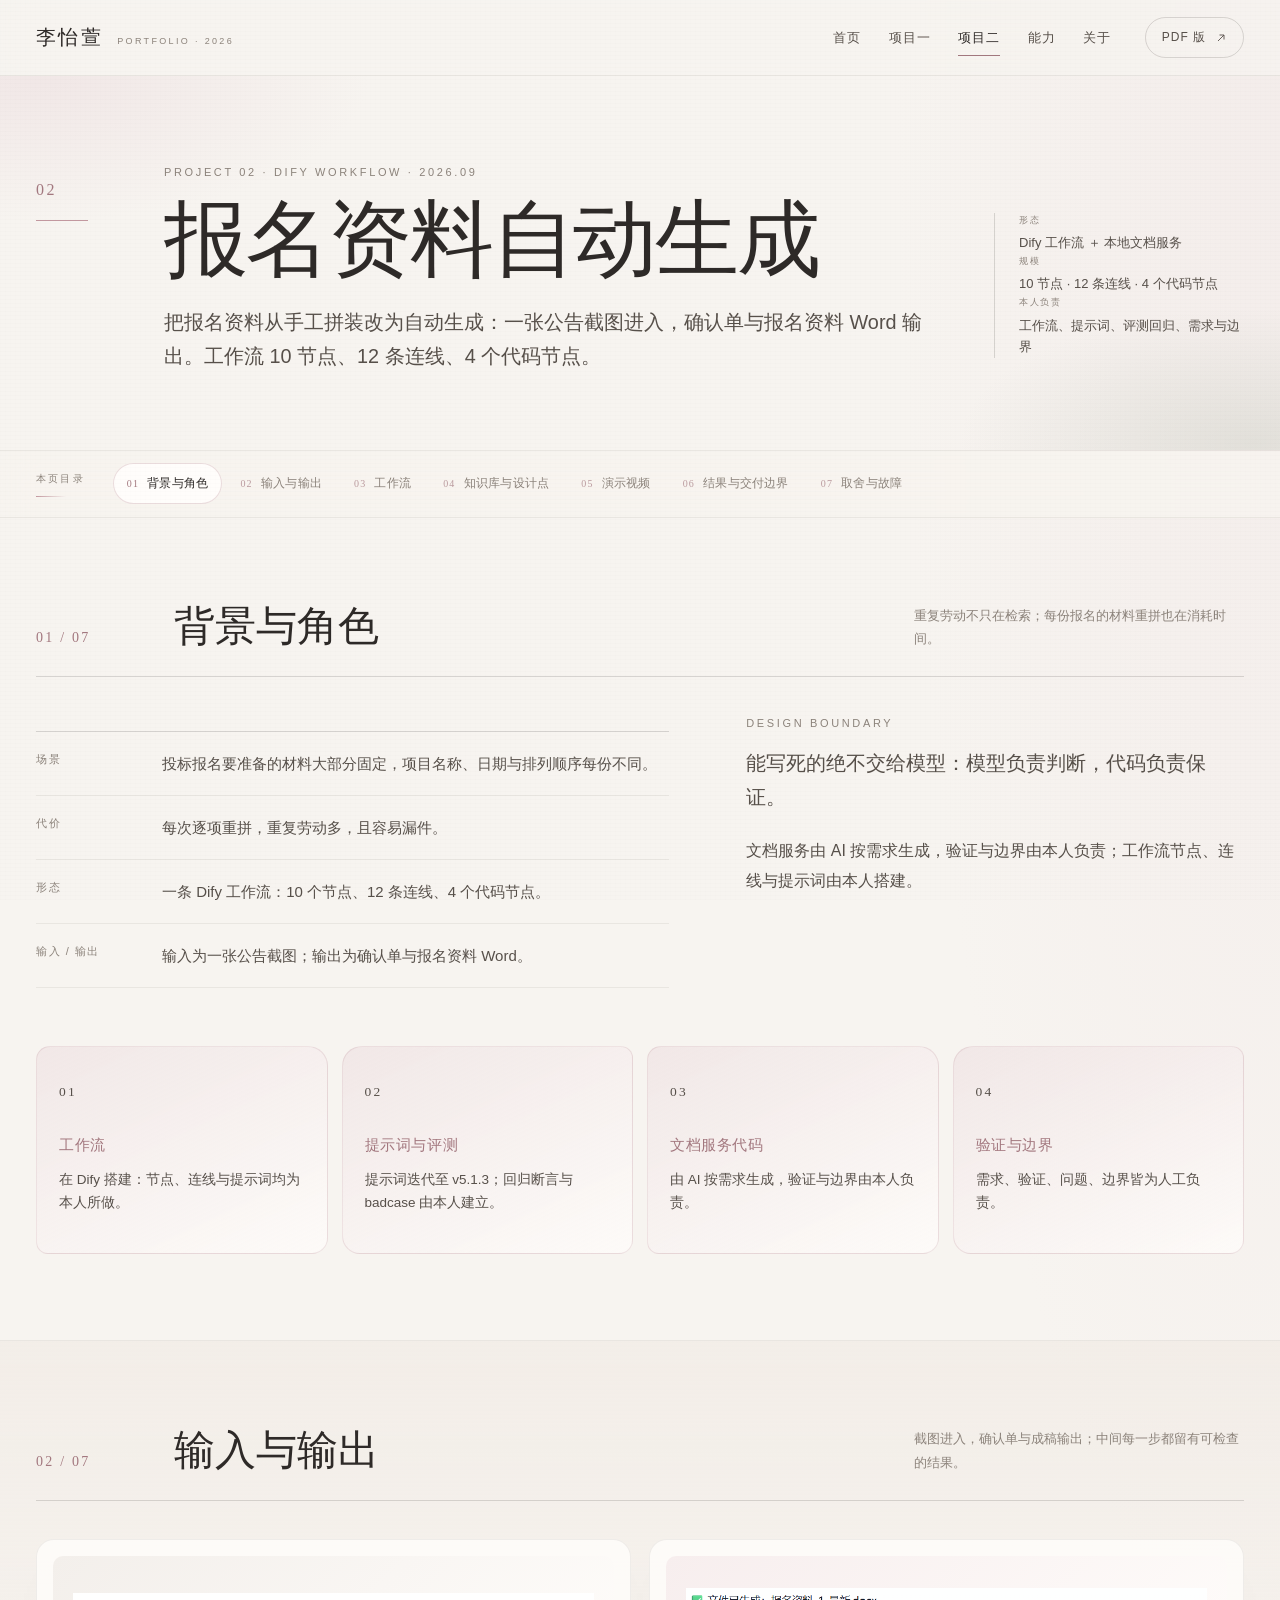
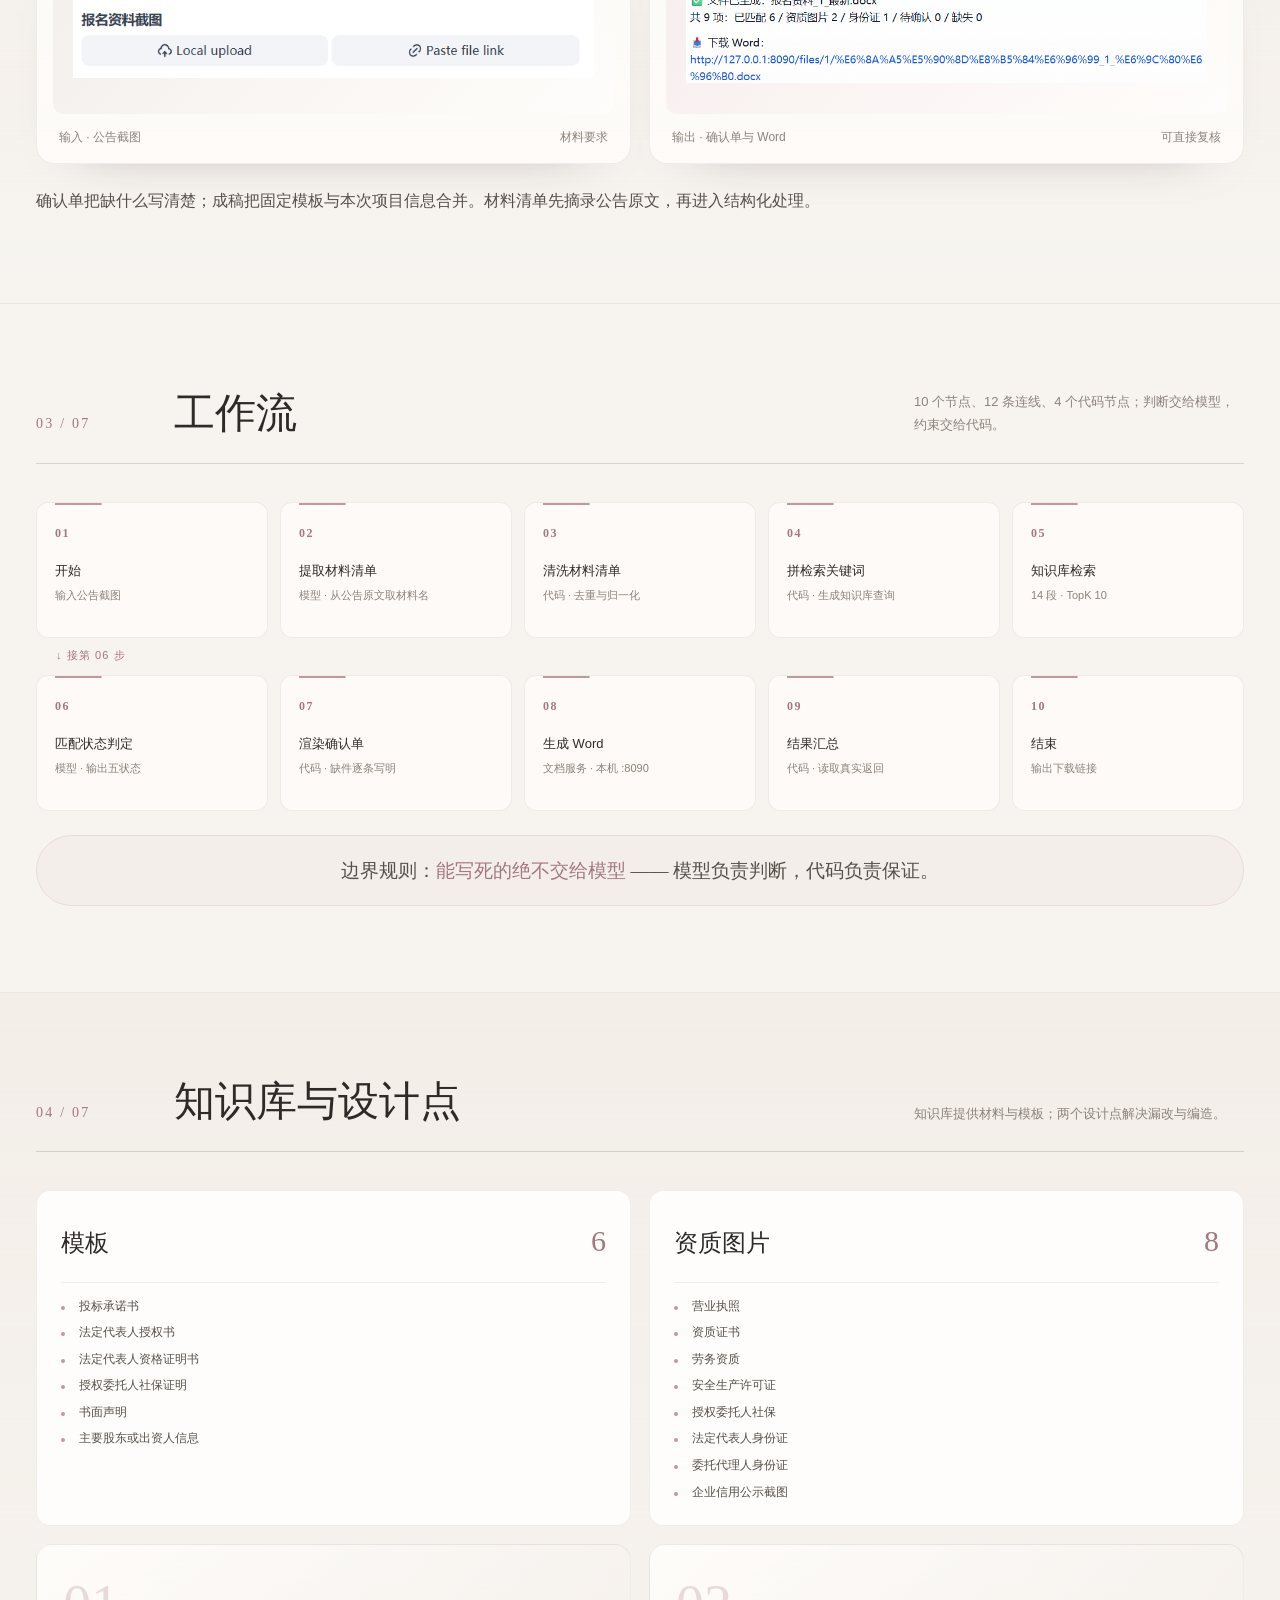
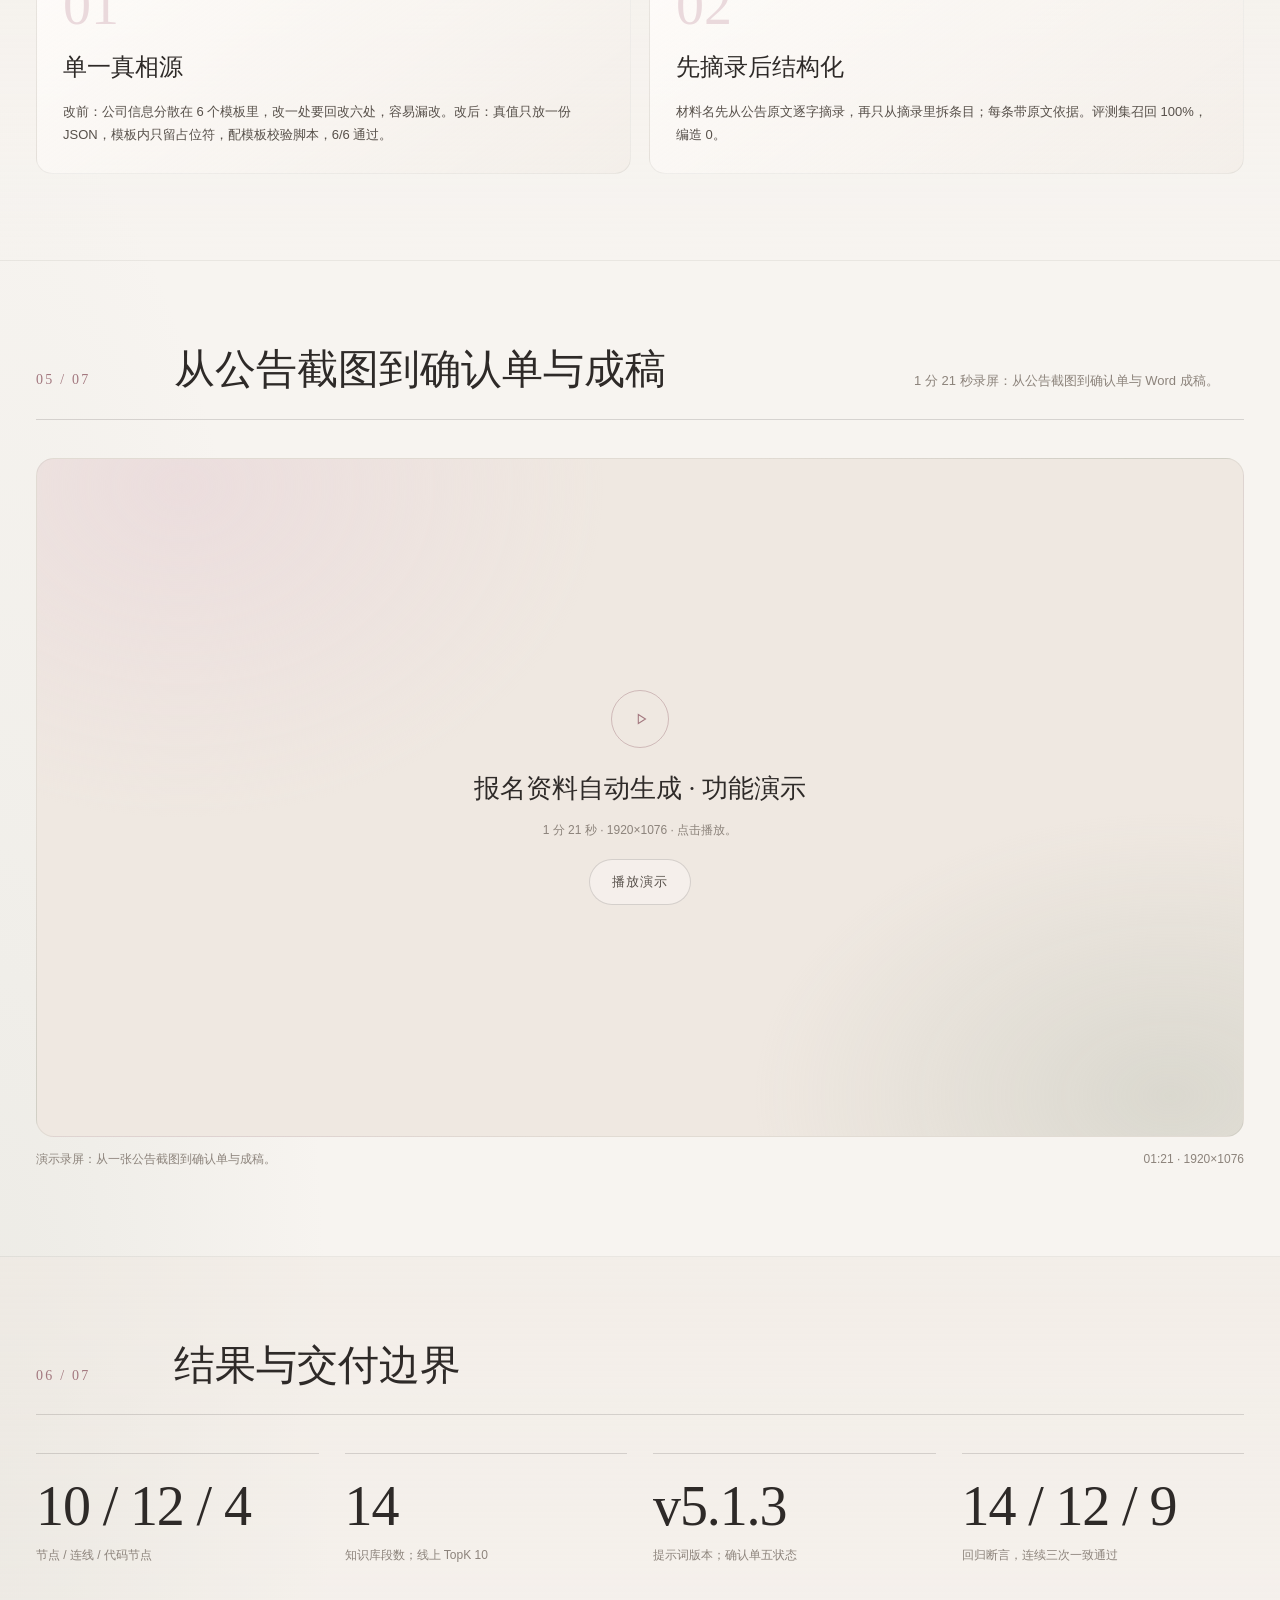
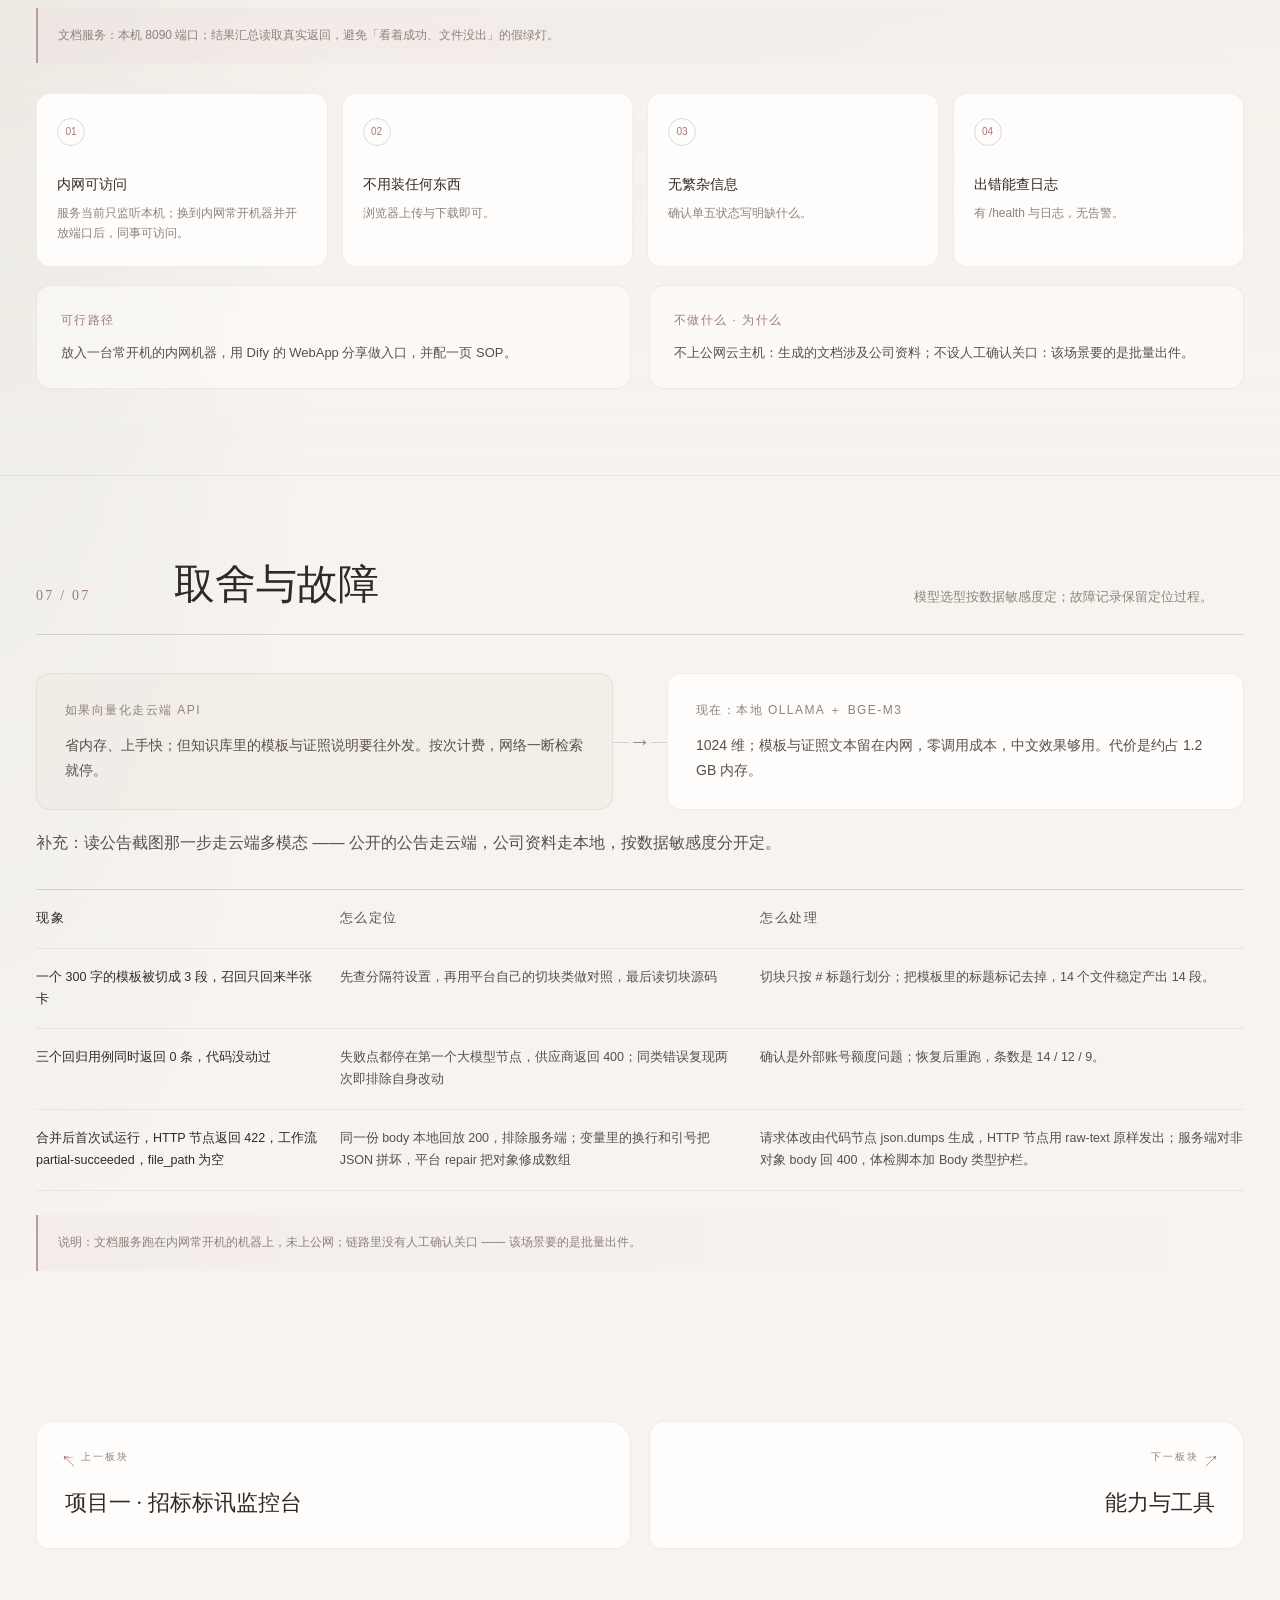
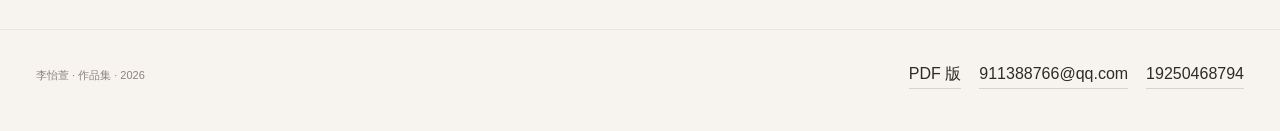
<file: project-2.html>
<!DOCTYPE html>
<html lang="zh-CN">
<head>
<meta charset="utf-8">
<meta name="viewport" content="width=device-width, initial-scale=1">
<meta name="description" content="项目二 · 报名资料自动生成：Dify 工作流、知识库、确认单与报名资料 Word。">
<title>项目二 · 报名资料自动生成 ｜ 李怡萱 · 作品集</title>
<link rel="stylesheet" href="assets/css/tokens.css">
<link rel="stylesheet" href="assets/css/site.css">
<script>document.documentElement.classList.add('js');</script>
</head>
<body data-page="project-2">
<a class="skip-link" href="#main">跳到正文</a>

<header class="site-header">
  <div class="shell header-inner">
    <a class="brand" href="index.html" aria-label="李怡萱作品集首页">
      <span class="brand-name">李怡萱</span>
      <span class="brand-meta">Portfolio · 2026</span>
    </a>
    <nav class="nav-links" aria-label="主导航">
      <a href="index.html" data-page="home">首页</a>
      <a href="project-1.html" data-page="project-1">项目一</a>
      <a href="project-2.html" data-page="project-2" aria-current="page">项目二</a>
      <a href="skills.html" data-page="skills">能力</a>
      <a href="about.html" data-page="about">关于</a>
    </nav>
    <a class="header-action" href="portfolio.pdf" target="_blank" rel="noopener">
      PDF 版
      <svg viewBox="0 0 16 16" fill="none" aria-hidden="true"><path d="M4 12 12 4M6 4h6v6" stroke="currentColor" stroke-width="1.2"/></svg>
    </a>
  </div>
</header>

<main id="main">
  <section class="page-hero">
    <div class="shell page-hero__inner">
      <p class="page-no">02</p>
      <div>
        <p class="eyebrow">Project 02 · Dify workflow · 2026.09</p>
        <h1>报名资料自动生成</h1>
        <p class="lead">把报名资料从手工拼装改为自动生成：一张公告截图进入，确认单与报名资料 Word 输出。工作流 10 节点、12 条连线、4 个代码节点。</p>
      </div>
      <dl class="page-aside">
        <div><dt>形态</dt><dd>Dify 工作流 ＋ 本地文档服务</dd></div>
        <div><dt>规模</dt><dd>10 节点 · 12 条连线 · 4 个代码节点</dd></div>
        <div><dt>本人负责</dt><dd>工作流、提示词、评测回归、需求与边界</dd></div>
      </dl>
    </div>
  </section>

  <nav class="section-toc" aria-label="本页目录">
    <div class="shell section-toc__inner">
      <p class="section-toc__label">本页目录</p>
      <ol>
        <li><a href="#p2-background"><span>01</span>背景与角色</a></li>
        <li><a href="#p2-io"><span>02</span>输入与输出</a></li>
        <li><a href="#p2-flow"><span>03</span>工作流</a></li>
        <li><a href="#p2-design"><span>04</span>知识库与设计点</a></li>
        <li><a href="#p2-video"><span>05</span>演示视频</a></li>
        <li><a href="#p2-results"><span>06</span>结果与交付边界</a></li>
        <li><a href="#p2-tradeoff"><span>07</span>取舍与故障</a></li>
      </ol>
    </div>
    <span class="section-toc__progress" aria-hidden="true"></span>
  </nav>

  <section class="section" aria-labelledby="p2-background">
    <div class="shell">
      <div class="section-head reveal">
        <p class="section-no">01 / 07</p>
        <h2 id="p2-background">背景与角色</h2>
        <p class="section-note">重复劳动不只在检索；每份报名的材料重拼也在消耗时间。</p>
      </div>
      <div class="split">
        <dl class="fact-list reveal">
          <div class="fact-row"><dt>场景</dt><dd>投标报名要准备的材料大部分固定，项目名称、日期与排列顺序每份不同。</dd></div>
          <div class="fact-row"><dt>代价</dt><dd>每次逐项重拼，重复劳动多，且容易漏件。</dd></div>
          <div class="fact-row"><dt>形态</dt><dd>一条 Dify 工作流：10 个节点、12 条连线、4 个代码节点。</dd></div>
          <div class="fact-row"><dt>输入 / 输出</dt><dd>输入为一张公告截图；输出为确认单与报名资料 Word。</dd></div>
        </dl>
        <div class="reveal" style="--delay:90ms">
          <p class="kicker">Design boundary</p>
          <p class="lead" style="margin-top:14px">能写死的绝不交给模型：模型负责判断，代码负责保证。</p>
          <p class="body-copy" style="margin-top:22px">文档服务由 AI 按需求生成，验证与边界由本人负责；工作流节点、连线与提示词由本人搭建。</p>
        </div>
      </div>
      <div class="role-grid">
        <article class="role-card reveal"><p class="role-no">01</p><h3>工作流</h3><p>在 Dify 搭建：节点、连线与提示词均为本人所做。</p></article>
        <article class="role-card reveal" style="--delay:60ms"><p class="role-no">02</p><h3>提示词与评测</h3><p>提示词迭代至 v5.1.3；回归断言与 badcase 由本人建立。</p></article>
        <article class="role-card reveal" style="--delay:120ms"><p class="role-no">03</p><h3>文档服务代码</h3><p>由 AI 按需求生成，验证与边界由本人负责。</p></article>
        <article class="role-card reveal" style="--delay:180ms"><p class="role-no">04</p><h3>验证与边界</h3><p>需求、验证、问题、边界皆为人工负责。</p></article>
      </div>
    </div>
  </section>

  <section class="section section--tint" aria-labelledby="p2-io">
    <div class="shell">
      <div class="section-head reveal">
        <p class="section-no">02 / 07</p>
        <h2 id="p2-io">输入与输出</h2>
        <p class="section-note">截图进入，确认单与成稿输出；中间每一步都留有可检查的结果。</p>
      </div>
      <div class="io-grid">
        <figure class="figure reveal">
          <img src="assets/img/p2-input.png" alt="公告截图输入：招标公告中的报名材料要求">
          <figcaption><span>输入 · 公告截图</span><span>材料要求</span></figcaption>
        </figure>
        <figure class="figure reveal" style="--delay:80ms">
          <img src="assets/img/p2-output.png" alt="确认单与报名资料 Word 输出截图">
          <figcaption><span>输出 · 确认单与 Word</span><span>可直接复核</span></figcaption>
        </figure>
      </div>
      <p class="body-copy reveal" style="margin-top:22px;max-width:820px">确认单把缺什么写清楚；成稿把固定模板与本次项目信息合并。材料清单先摘录公告原文，再进入结构化处理。</p>
    </div>
  </section>

  <section class="section" aria-labelledby="p2-flow">
    <div class="shell">
      <div class="section-head reveal">
        <p class="section-no">03 / 07</p>
        <h2 id="p2-flow">工作流</h2>
        <p class="section-note">10 个节点、12 条连线、4 个代码节点；判断交给模型，约束交给代码。</p>
      </div>
      <div class="flow-grid reveal">
        <article class="flow-step"><b>01</b><h3>开始</h3><p>输入公告截图</p></article>
        <article class="flow-step"><b>02</b><h3>提取材料清单</h3><p>模型 · 从公告原文取材料名</p></article>
        <article class="flow-step"><b>03</b><h3>清洗材料清单</h3><p>代码 · 去重与归一化</p></article>
        <article class="flow-step"><b>04</b><h3>拼检索关键词</h3><p>代码 · 生成知识库查询</p></article>
        <article class="flow-step"><b>05</b><h3>知识库检索</h3><p>14 段 · TopK 10</p></article>
      </div>
      <div class="flow-jump" aria-hidden="true">↓ 接第 06 步</div>
      <div class="flow-grid reveal">
        <article class="flow-step"><b>06</b><h3>匹配状态判定</h3><p>模型 · 输出五状态</p></article>
        <article class="flow-step"><b>07</b><h3>渲染确认单</h3><p>代码 · 缺件逐条写明</p></article>
        <article class="flow-step"><b>08</b><h3>生成 Word</h3><p>文档服务 · 本机 :8090</p></article>
        <article class="flow-step"><b>09</b><h3>结果汇总</h3><p>代码 · 读取真实返回</p></article>
        <article class="flow-step"><b>10</b><h3>结束</h3><p>输出下载链接</p></article>
      </div>
      <p class="rule-line reveal">边界规则：<b>能写死的绝不交给模型</b> —— 模型负责判断，代码负责保证。</p>
    </div>
  </section>

  <section class="section section--tint" aria-labelledby="p2-design">
    <div class="shell">
      <div class="section-head reveal">
        <p class="section-no">04 / 07</p>
        <h2 id="p2-design">知识库与设计点</h2>
        <p class="section-note">知识库提供材料与模板；两个设计点解决漏改与编造。</p>
      </div>
      <div class="kb-groups">
        <div class="kb-panel reveal">
          <div class="kb-panel-head"><h3>模板</h3><b>6</b></div>
          <ul class="kb-list">
            <li>投标承诺书</li><li>法定代表人授权书</li><li>法定代表人资格证明书</li>
            <li>授权委托人社保证明</li><li>书面声明</li><li>主要股东或出资人信息</li>
          </ul>
        </div>
        <div class="kb-panel reveal" style="--delay:80ms">
          <div class="kb-panel-head"><h3>资质图片</h3><b>8</b></div>
          <ul class="kb-list">
            <li>营业执照</li><li>资质证书</li><li>劳务资质</li><li>安全生产许可证</li>
            <li>授权委托人社保</li><li>法定代表人身份证</li><li>委托代理人身份证</li><li>企业信用公示截图</li>
          </ul>
        </div>
      </div>
      <div class="design-grid">
        <article class="design-card reveal">
          <p class="num">01</p>
          <h3>单一真相源</h3>
          <p>改前：公司信息分散在 6 个模板里，改一处要回改六处，容易漏改。改后：真值只放一份 JSON，模板内只留占位符，配模板校验脚本，6/6 通过。</p>
        </article>
        <article class="design-card reveal" style="--delay:80ms">
          <p class="num">02</p>
          <h3>先摘录后结构化</h3>
          <p>材料名先从公告原文逐字摘录，再只从摘录里拆条目；每条带原文依据。评测集召回 100%，编造 0。</p>
        </article>
      </div>
    </div>
  </section>

  <section class="section" aria-labelledby="p2-video">
    <div class="shell">
      <div class="section-head reveal">
        <p class="section-no">05 / 07</p>
        <h2 id="p2-video">从公告截图到确认单与成稿</h2>
        <p class="section-note">1 分 21 秒录屏：从公告截图到确认单与 Word 成稿。</p>
      </div>
      <figure class="video-figure reveal" data-video="assets/video/project-2-demo.mp4">
        <div class="video-frame">
          <video controls preload="none" hidden playsinline width="1920" height="1076"></video>
          <div class="video-fallback">
            <div class="video-ring" aria-hidden="true"><svg viewBox="0 0 20 20" fill="none"><path d="M7 5l8 5-8 5V5Z" stroke="currentColor" stroke-width="1.2"/></svg></div>
            <h3>报名资料自动生成 · 功能演示</h3>
            <p>1 分 21 秒 · 1920×1076 · 点击播放。</p>
            <button class="btn btn--line" type="button">播放演示</button>
          </div>
        </div>
        <figcaption><span>演示录屏：从一张公告截图到确认单与成稿。</span><span>01:21 · 1920×1076</span></figcaption>
      </figure>
    </div>
  </section>

  <section class="section section--tint" aria-labelledby="p2-results">
    <div class="shell">
      <div class="section-head section-head--compact reveal">
        <p class="section-no">06 / 07</p>
        <h2 id="p2-results">结果与交付边界</h2>
      </div>
      <div class="stat-band reveal">
        <div class="stat"><b>10 / 12 / 4</b><span>节点 / 连线 / 代码节点</span></div>
        <div class="stat"><b>14</b><span>知识库段数；线上 TopK 10</span></div>
        <div class="stat"><b>v5.1.3</b><span>提示词版本；确认单五状态</span></div>
        <div class="stat"><b>14 / 12 / 9</b><span>回归断言，连续三次一致通过</span></div>
      </div>
      <p class="boundary-note reveal">文档服务：本机 8090 端口；结果汇总读取真实返回，避免「看着成功、文件没出」的假绿灯。</p>
      <div class="condition-grid" style="margin-top:30px">
        <article class="condition reveal"><span>01</span><h3>内网可访问</h3><p>服务当前只监听本机；换到内网常开机器并开放端口后，同事可访问。</p></article>
        <article class="condition reveal" style="--delay:60ms"><span>02</span><h3>不用装任何东西</h3><p>浏览器上传与下载即可。</p></article>
        <article class="condition reveal" style="--delay:120ms"><span>03</span><h3>无繁杂信息</h3><p>确认单五状态写明缺什么。</p></article>
        <article class="condition reveal" style="--delay:180ms"><span>04</span><h3>出错能查日志</h3><p>有 /health 与日志，无告警。</p></article>
      </div>
      <div class="path-grid">
        <article class="path-card reveal"><h3>可行路径</h3><p>放入一台常开机的内网机器，用 Dify 的 WebApp 分享做入口，并配一页 SOP。</p></article>
        <article class="path-card reveal" style="--delay:80ms"><h3>不做什么 · 为什么</h3><p>不上公网云主机：生成的文档涉及公司资料；不设人工确认关口：该场景要的是批量出件。</p></article>
      </div>
    </div>
  </section>

  <section class="section" aria-labelledby="p2-tradeoff">
    <div class="shell">
      <div class="section-head reveal">
        <p class="section-no">07 / 07</p>
        <h2 id="p2-tradeoff">取舍与故障</h2>
        <p class="section-note">模型选型按数据敏感度定；故障记录保留定位过程。</p>
      </div>
      <div class="decision reveal">
        <div class="decision-panel decision-panel--muted">
          <h3>如果向量化走云端 API</h3>
          <p>省内存、上手快；但知识库里的模板与证照说明要往外发。按次计费，网络一断检索就停。</p>
        </div>
        <div class="decision-arrow" aria-hidden="true"><span>→</span></div>
        <div class="decision-panel">
          <h3>现在：本地 Ollama ＋ bge-m3</h3>
          <p>1024 维；模板与证照文本留在内网，零调用成本，中文效果够用。代价是约占 1.2 GB 内存。</p>
        </div>
      </div>
      <p class="body-copy reveal" style="margin-top:18px">补充：读公告截图那一步走云端多模态 —— 公开的公告走云端，公司资料走本地，按数据敏感度分开定。</p>
      <div class="fault-table fault-table--three reveal" style="--delay:80ms">
        <div class="fault-row fault-row--head"><p>现象</p><p>怎么定位</p><p>怎么处理</p></div>
        <div class="fault-row"><p>一个 300 字的模板被切成 3 段，召回只回来半张卡</p><p>先查分隔符设置，再用平台自己的切块类做对照，最后读切块源码</p><p>切块只按 # 标题行划分；把模板里的标题标记去掉，14 个文件稳定产出 14 段。</p></div>
        <div class="fault-row"><p>三个回归用例同时返回 0 条，代码没动过</p><p>失败点都停在第一个大模型节点，供应商返回 400；同类错误复现两次即排除自身改动</p><p>确认是外部账号额度问题；恢复后重跑，条数是 14 / 12 / 9。</p></div>
        <div class="fault-row"><p>合并后首次试运行，HTTP 节点返回 422，工作流 partial-succeeded，file_path 为空</p><p>同一份 body 本地回放 200，排除服务端；变量里的换行和引号把 JSON 拼坏，平台 repair 把对象修成数组</p><p>请求体改由代码节点 json.dumps 生成，HTTP 节点用 raw-text 原样发出；服务端对非对象 body 回 400，体检脚本加 Body 类型护栏。</p></div>
      </div>
      <p class="boundary-note reveal">说明：文档服务跑在内网常开机的机器上，未上公网；链路里没有人工确认关口 —— 该场景要的是批量出件。</p>
    </div>
  </section>

  <nav class="pager" aria-label="板块切换">
    <div class="shell pager-grid">
      <a class="pager-link prev" href="project-1.html"><span class="dir">← 上一板块</span><span class="t">项目一 · 招标标讯监控台</span></a>
      <a class="pager-link next" href="skills.html"><span class="dir">下一板块 →</span><span class="t">能力与工具</span></a>
    </div>
  </nav>
</main>

<footer class="site-footer">
  <div class="shell footer-inner">
    <div>
      <p>李怡萱 · 作品集 · 2026</p>

    </div>
    <div class="footer-links">
      <a href="portfolio.pdf" target="_blank" rel="noopener">PDF 版</a>
      <a href="mailto:911388766@qq.com">911388766@qq.com</a>
      <a href="tel:19250468794">19250468794</a>
    </div>
  </div>
</footer>

<script src="assets/js/site.js"></script>
</body>
</html>
</file>
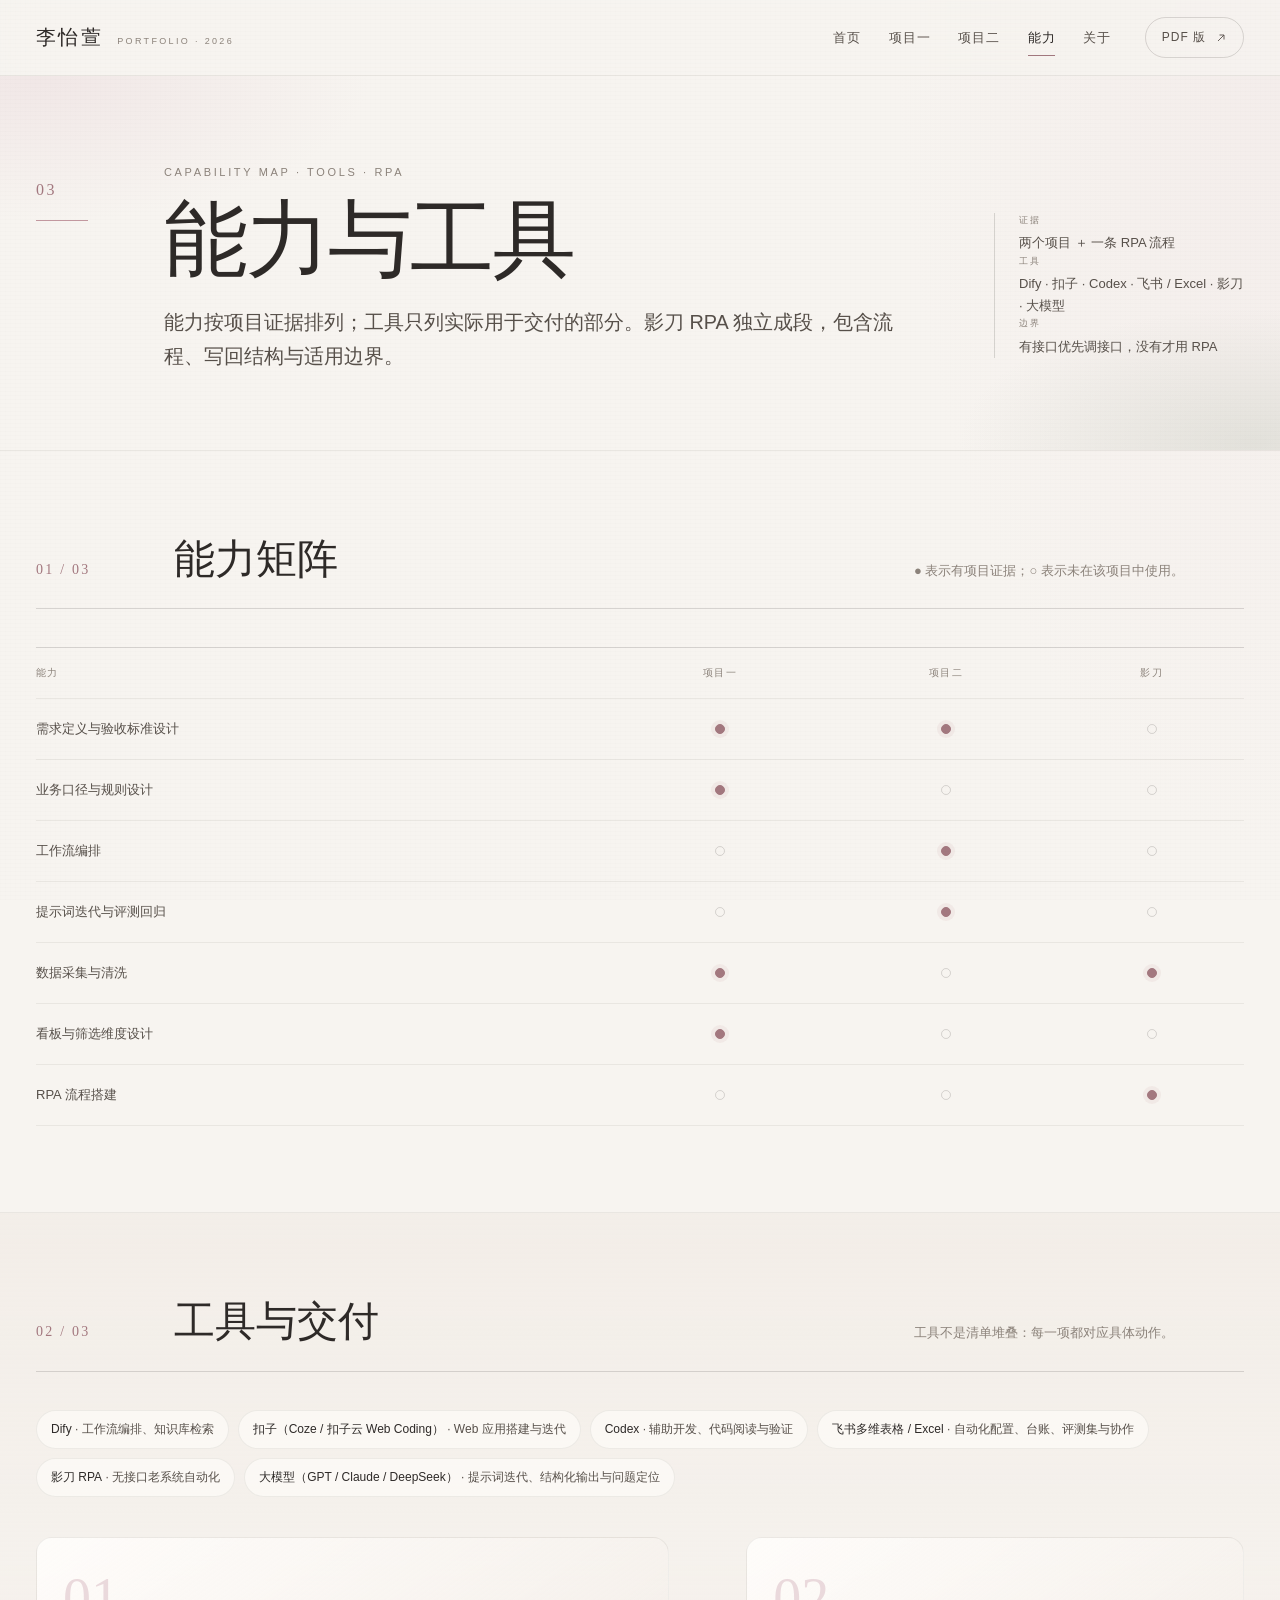
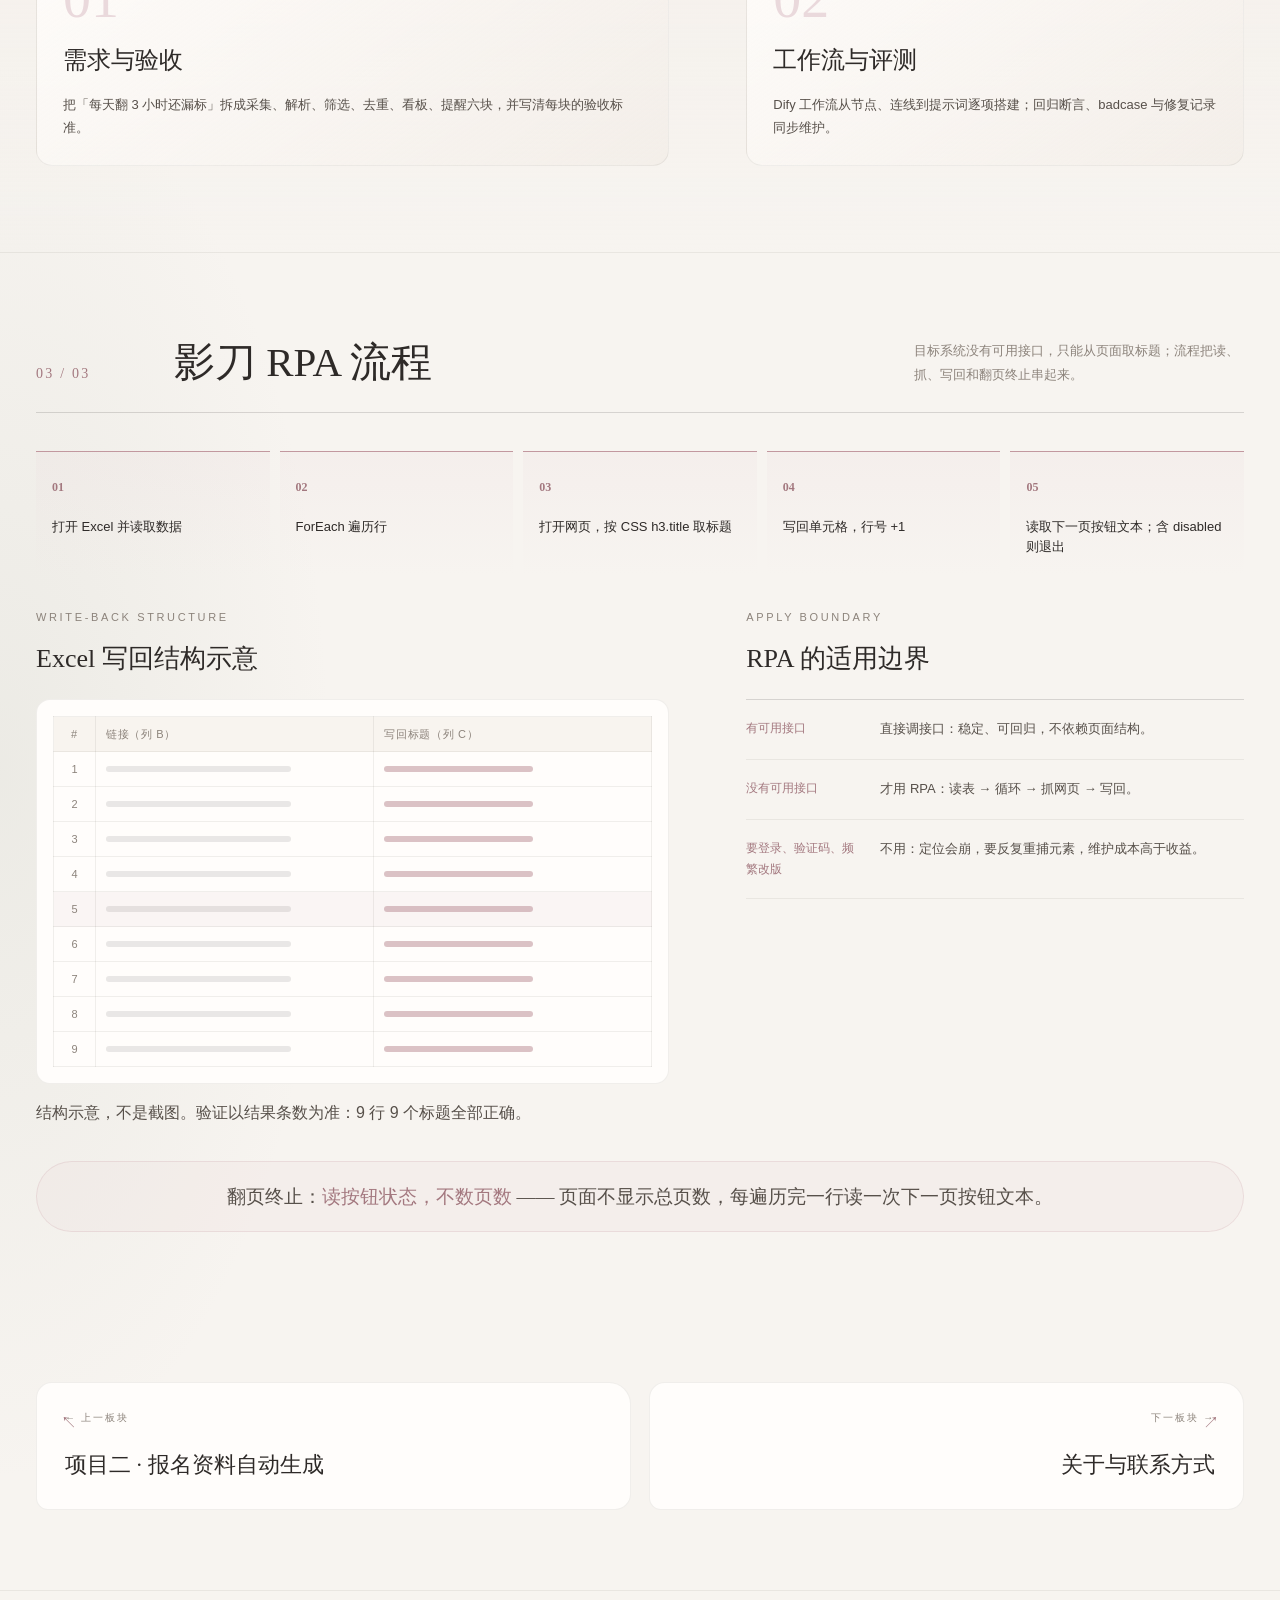
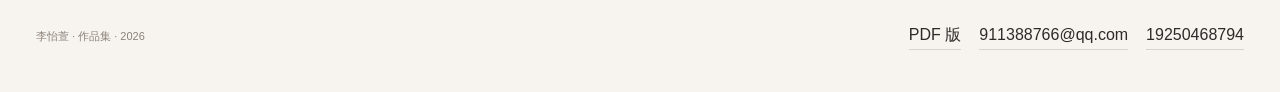
<file: skills.html>
<!DOCTYPE html>
<html lang="zh-CN">
<head>
<meta charset="utf-8">
<meta name="viewport" content="width=device-width, initial-scale=1">
<meta name="description" content="李怡萱的能力与工具：能力矩阵、Dify、扣子、Codex、飞书、影刀 RPA 与大模型。">
<title>能力与工具 ｜ 李怡萱 · 作品集</title>
<link rel="stylesheet" href="assets/css/tokens.css">
<link rel="stylesheet" href="assets/css/site.css">
<script>document.documentElement.classList.add('js');</script>
</head>
<body data-page="skills">
<a class="skip-link" href="#main">跳到正文</a>

<header class="site-header">
  <div class="shell header-inner">
    <a class="brand" href="index.html" aria-label="李怡萱作品集首页">
      <span class="brand-name">李怡萱</span>
      <span class="brand-meta">Portfolio · 2026</span>
    </a>
    <nav class="nav-links" aria-label="主导航">
      <a href="index.html" data-page="home">首页</a>
      <a href="project-1.html" data-page="project-1">项目一</a>
      <a href="project-2.html" data-page="project-2">项目二</a>
      <a href="skills.html" data-page="skills" aria-current="page">能力</a>
      <a href="about.html" data-page="about">关于</a>
    </nav>
    <a class="header-action" href="portfolio.pdf" target="_blank" rel="noopener">
      PDF 版
      <svg viewBox="0 0 16 16" fill="none" aria-hidden="true"><path d="M4 12 12 4M6 4h6v6" stroke="currentColor" stroke-width="1.2"/></svg>
    </a>
  </div>
</header>

<main id="main">
  <section class="page-hero">
    <div class="shell page-hero__inner">
      <p class="page-no">03</p>
      <div>
        <p class="eyebrow">Capability map · Tools · RPA</p>
        <h1>能力与工具</h1>
        <p class="lead">能力按项目证据排列；工具只列实际用于交付的部分。影刀 RPA 独立成段，包含流程、写回结构与适用边界。</p>
      </div>
      <dl class="page-aside">
        <div><dt>证据</dt><dd>两个项目 ＋ 一条 RPA 流程</dd></div>
        <div><dt>工具</dt><dd>Dify · 扣子 · Codex · 飞书 / Excel · 影刀 · 大模型</dd></div>
        <div><dt>边界</dt><dd>有接口优先调接口，没有才用 RPA</dd></div>
      </dl>
    </div>
  </section>

  <section class="section" aria-labelledby="skills-matrix">
    <div class="shell">
      <div class="section-head reveal">
        <p class="section-no">01 / 03</p>
        <h2 id="skills-matrix">能力矩阵</h2>
        <p class="section-note">● 表示有项目证据；○ 表示未在该项目中使用。</p>
      </div>
      <div class="matrix-wrap reveal">
        <table class="matrix">
          <thead><tr><th scope="col">能力</th><th scope="col">项目一</th><th scope="col">项目二</th><th scope="col">影刀</th></tr></thead>
          <tbody>
            <tr><th scope="row">需求定义与验收标准设计</th><td><span class="dot dot--on" aria-label="项目一有证据"></span></td><td><span class="dot dot--on" aria-label="项目二有证据"></span></td><td><span class="dot" aria-label="无项目证据"></span></td></tr>
            <tr><th scope="row">业务口径与规则设计</th><td><span class="dot dot--on" aria-label="项目一有证据"></span></td><td><span class="dot" aria-label="无项目证据"></span></td><td><span class="dot" aria-label="无项目证据"></span></td></tr>
            <tr><th scope="row">工作流编排</th><td><span class="dot" aria-label="无项目证据"></span></td><td><span class="dot dot--on" aria-label="项目二有证据"></span></td><td><span class="dot" aria-label="无项目证据"></span></td></tr>
            <tr><th scope="row">提示词迭代与评测回归</th><td><span class="dot" aria-label="无项目证据"></span></td><td><span class="dot dot--on" aria-label="项目二有证据"></span></td><td><span class="dot" aria-label="无项目证据"></span></td></tr>
            <tr><th scope="row">数据采集与清洗</th><td><span class="dot dot--on" aria-label="项目一有证据"></span></td><td><span class="dot" aria-label="无项目证据"></span></td><td><span class="dot dot--on" aria-label="影刀有证据"></span></td></tr>
            <tr><th scope="row">看板与筛选维度设计</th><td><span class="dot dot--on" aria-label="项目一有证据"></span></td><td><span class="dot" aria-label="无项目证据"></span></td><td><span class="dot" aria-label="无项目证据"></span></td></tr>
            <tr><th scope="row">RPA 流程搭建</th><td><span class="dot" aria-label="无项目证据"></span></td><td><span class="dot" aria-label="无项目证据"></span></td><td><span class="dot dot--on" aria-label="影刀有证据"></span></td></tr>
          </tbody>
        </table>
      </div>
    </div>
  </section>

  <section class="section section--tint" aria-labelledby="skills-tools">
    <div class="shell">
      <div class="section-head reveal">
        <p class="section-no">02 / 03</p>
        <h2 id="skills-tools">工具与交付</h2>
        <p class="section-note">工具不是清单堆叠：每一项都对应具体动作。</p>
      </div>
      <div class="tool-cloud reveal">
        <span class="tool-chip"><b>Dify</b> · 工作流编排、知识库检索</span>
        <span class="tool-chip"><b>扣子（Coze / 扣子云 Web Coding）</b> · Web 应用搭建与迭代</span>
        <span class="tool-chip"><b>Codex</b> · 辅助开发、代码阅读与验证</span>
        <span class="tool-chip"><b>飞书多维表格 / Excel</b> · 自动化配置、台账、评测集与协作</span>
        <span class="tool-chip"><b>影刀 RPA</b> · 无接口老系统自动化</span>
        <span class="tool-chip"><b>大模型（GPT / Claude / DeepSeek）</b> · 提示词迭代、结构化输出与问题定位</span>
      </div>
      <div class="split" style="margin-top:40px">
        <article class="design-card reveal">
          <p class="num">01</p>
          <h3>需求与验收</h3>
          <p>把「每天翻 3 小时还漏标」拆成采集、解析、筛选、去重、看板、提醒六块，并写清每块的验收标准。</p>
        </article>
        <article class="design-card reveal" style="--delay:80ms">
          <p class="num">02</p>
          <h3>工作流与评测</h3>
          <p>Dify 工作流从节点、连线到提示词逐项搭建；回归断言、badcase 与修复记录同步维护。</p>
        </article>
      </div>
    </div>
  </section>

  <section class="section" aria-labelledby="skills-rpa">
    <div class="shell">
      <div class="section-head reveal">
        <p class="section-no">03 / 03</p>
        <h2 id="skills-rpa">影刀 RPA 流程</h2>
        <p class="section-note">目标系统没有可用接口，只能从页面取标题；流程把读、抓、写回和翻页终止串起来。</p>
      </div>
      <div class="rpa-flow reveal">
        <article class="rpa-step"><b>01</b><h3>打开 Excel 并读取数据</h3></article>
        <article class="rpa-step"><b>02</b><h3>ForEach 遍历行</h3></article>
        <article class="rpa-step"><b>03</b><h3>打开网页，按 CSS h3.title 取标题</h3></article>
        <article class="rpa-step"><b>04</b><h3>写回单元格，行号 +1</h3></article>
        <article class="rpa-step"><b>05</b><h3>读取下一页按钮文本；含 disabled 则退出</h3></article>
      </div>
      <div class="split" style="margin-top:34px">
        <div class="reveal">
          <p class="kicker">Write-back structure</p>
          <h3 style="margin-top:10px;font-size:26px">Excel 写回结构示意</h3>
          <div class="sheet-wrap" style="margin-top:18px">
            <table class="sheet">
              <thead><tr><th>#</th><th>链接（列 B）</th><th>写回标题（列 C）</th></tr></thead>
              <tbody>
                <tr><td>1</td><td><span class="bar"></span></td><td><span class="bar bar--rose"></span></td></tr>
                <tr><td>2</td><td><span class="bar"></span></td><td><span class="bar bar--rose"></span></td></tr>
                <tr><td>3</td><td><span class="bar"></span></td><td><span class="bar bar--rose"></span></td></tr>
                <tr><td>4</td><td><span class="bar"></span></td><td><span class="bar bar--rose"></span></td></tr>
                <tr class="is-hit"><td>5</td><td><span class="bar"></span></td><td><span class="bar bar--rose"></span></td></tr>
                <tr><td>6</td><td><span class="bar"></span></td><td><span class="bar bar--rose"></span></td></tr>
                <tr><td>7</td><td><span class="bar"></span></td><td><span class="bar bar--rose"></span></td></tr>
                <tr><td>8</td><td><span class="bar"></span></td><td><span class="bar bar--rose"></span></td></tr>
                <tr><td>9</td><td><span class="bar"></span></td><td><span class="bar bar--rose"></span></td></tr>
              </tbody>
            </table>
          </div>
          <p class="body-copy" style="margin-top:14px">结构示意，不是截图。验证以结果条数为准：9 行 9 个标题全部正确。</p>
        </div>
        <div class="reveal" style="--delay:90ms">
          <p class="kicker">Apply boundary</p>
          <h3 style="margin-top:10px;font-size:26px">RPA 的适用边界</h3>
          <div class="boundary-list" style="margin-top:18px">
            <div class="boundary-item"><b>有可用接口</b><p>直接调接口：稳定、可回归，不依赖页面结构。</p></div>
            <div class="boundary-item"><b>没有可用接口</b><p>才用 RPA：读表 → 循环 → 抓网页 → 写回。</p></div>
            <div class="boundary-item"><b>要登录、验证码、频繁改版</b><p>不用：定位会崩，要反复重捕元素，维护成本高于收益。</p></div>
          </div>
        </div>
      </div>
      <p class="rule-line reveal" style="margin-top:32px">翻页终止：<b>读按钮状态，不数页数</b> —— 页面不显示总页数，每遍历完一行读一次下一页按钮文本。</p>
    </div>
  </section>


  <nav class="pager" aria-label="板块切换">
    <div class="shell pager-grid">
      <a class="pager-link prev" href="project-2.html"><span class="dir">← 上一板块</span><span class="t">项目二 · 报名资料自动生成</span></a>
      <a class="pager-link next" href="about.html"><span class="dir">下一板块 →</span><span class="t">关于与联系方式</span></a>
    </div>
  </nav>
</main>

<footer class="site-footer">
  <div class="shell footer-inner">
    <div>
      <p>李怡萱 · 作品集 · 2026</p>

    </div>
    <div class="footer-links">
      <a href="portfolio.pdf" target="_blank" rel="noopener">PDF 版</a>
      <a href="mailto:911388766@qq.com">911388766@qq.com</a>
      <a href="tel:19250468794">19250468794</a>
    </div>
  </div>
</footer>

<script src="assets/js/site.js"></script>
</body>
</html>
</file>
<file: assets/css/tokens.css>
/* tokens.css · 设计令牌（打印层与网页层共用一份）-------------------------------
   极简文艺风：米白 / 奶咖底 ＋ 雾玫瑰点缀 ＋ 深炭灰正文（不用纯黑）
   零外部依赖：无外部字体、无外部图片、无 CDN
   ------------------------------------------------------------------------- */
:root{
  --paper:#F7F4F0;
  --paper-2:#EFE8E1;
  --card:#FFFDFB;
  --ink:#2E2A28;
  --ink-2:#57504A;
  --ink-3:#8C837B;
  --rose:#C2989F;          /* 灰粉 · 雾玫瑰 —— 全站唯一主色 */
  --rose-deep:#A3787F;
  --rose-soft:#EAD9DC;
  --rose-tint:rgba(194,152,159,.12);
  --sage:rgba(185,191,178,.65);
  --line:rgba(46,42,40,.16);
  --line-soft:rgba(46,42,40,.07);
  --serif:Georgia,"Times New Roman","Songti SC","SimSun",serif;
  --sans:"PingFang SC","Microsoft YaHei","Noto Sans SC","Hiragino Sans GB",sans-serif;
  --noise:none;
}
</file>
<file: assets/css/site.css>
/* site.css · 网页层（桌面优先：1440 基准；1920 / 1280 不崩；1024 起可读）
   与打印层共用 tokens.css；本文件只负责网页呈现，不改 PDF 版式。
   ------------------------------------------------------------------------- */
:root{
  --shell:1280px;
  --gutter:48px;
  --header-h:76px;
  --ease:cubic-bezier(.22,.61,.36,1);
}

*,
*::before,
*::after{ box-sizing:border-box; }
html{ scroll-behavior:smooth; scroll-padding-top:calc(var(--header-h) + 28px); }
body{
  margin:0; color:var(--ink); background:var(--paper);
  font-family:var(--sans); font-size:16px; line-height:1.75;
  -webkit-font-smoothing:antialiased; text-rendering:optimizeLegibility;
  background-image:
    radial-gradient(42% 36% at 100% 0%, rgba(234,217,220,.28), transparent 72%),
    radial-gradient(36% 30% at 0% 72%, rgba(185,191,178,.18), transparent 72%);
}
body::before{
  content:""; position:fixed; inset:0; z-index:90; pointer-events:none;
  background-image:repeating-linear-gradient(0deg,rgba(46,42,40,.018) 0 1px,transparent 1px 4px),repeating-linear-gradient(90deg,rgba(46,42,40,.012) 0 1px,transparent 1px 5px); opacity:.55;
}
::selection{ background:var(--rose-soft); color:var(--ink); }
img{ max-width:100%; display:block; }
a{ color:inherit; text-decoration:none; }
button{ font:inherit; }
h1,h2,h3,h4{ margin:0; font-family:var(--serif); font-weight:400; }
p{ margin:0; }
ul,ol{ margin:0; padding:0; list-style:none; }

.shell{ width:100%; max-width:var(--shell); margin:0 auto; padding:0 var(--gutter); }
.sr-only{
  position:absolute!important; width:1px; height:1px; padding:0; margin:-1px;
  overflow:hidden; clip:rect(0,0,0,0); white-space:nowrap; border:0;
}
.skip-link{
  position:fixed; left:20px; top:-80px; z-index:200; padding:12px 18px;
  background:var(--ink); color:var(--paper); border-radius:4px;
  transition:top .2s var(--ease);
}
.skip-link:focus{ top:16px; }
a:focus-visible,
button:focus-visible,
[tabindex]:focus-visible{
  outline:2px solid var(--rose-deep); outline-offset:4px; border-radius:3px;
}

/* 顶栏 ------------------------------------------------------------------ */
.site-header{
  position:sticky; top:0; z-index:60; height:var(--header-h);
  background:rgba(247,244,240,.78); backdrop-filter:blur(18px) saturate(130%);
  border-bottom:1px solid var(--line-soft);
}
.header-inner{ height:100%; display:flex; align-items:center; gap:34px; }
.brand{ display:flex; align-items:baseline; gap:14px; flex:none; }
.brand-name{ font-family:var(--serif); font-size:20px; letter-spacing:.12em; }
.brand-meta{ color:var(--ink-3); font-size:9px; letter-spacing:.26em; text-transform:uppercase; }
.nav-links{ display:flex; align-items:center; gap:28px; margin-left:auto; }
.nav-links a{
  position:relative; padding:25px 0 23px; color:var(--ink-2);
  font-size:13px; letter-spacing:.06em; transition:color .2s var(--ease);
}
.nav-links a::after{
  content:""; position:absolute; left:0; right:0; bottom:17px; height:1px;
  background:var(--rose-deep); transform:scaleX(0); transform-origin:left;
  transition:transform .25s var(--ease);
}
.nav-links a:hover,
.nav-links a[aria-current="page"]{ color:var(--ink); }
.nav-links a:hover::after,
.nav-links a[aria-current="page"]::after{ transform:scaleX(1); }
.header-action{
  flex:none; display:inline-flex; align-items:center; gap:9px;
  padding:9px 16px; border:1px solid var(--line); border-radius:999px;
  color:var(--ink-2); font-size:12px; letter-spacing:.08em;
  transition:border-color .2s var(--ease), color .2s var(--ease), background .2s var(--ease);
}
.header-action:hover{ color:var(--rose-deep); border-color:var(--rose); background:rgba(255,253,251,.66); }
.header-action svg{ width:12px; height:12px; }

/* 按钮与文字 ------------------------------------------------------------ */
.eyebrow,
.kicker{
  color:var(--ink-3); font-size:11px; line-height:1.5;
  letter-spacing:.24em; text-transform:uppercase;
}
.lead{ font-size:clamp(18px,1.55vw,22px); line-height:1.72; color:var(--ink-2); }
.body-copy{ color:var(--ink-2); font-size:16px; line-height:1.9; }
.body-copy + .body-copy{ margin-top:12px; }
.btn-row{ display:flex; flex-wrap:wrap; align-items:center; gap:12px; }
.btn{
  display:inline-flex; align-items:center; justify-content:center; gap:12px;
  min-height:46px; padding:0 22px; border:1px solid transparent; border-radius:999px;
  font-size:13px; letter-spacing:.07em; transition:transform .2s var(--ease), background .2s var(--ease), border-color .2s var(--ease), color .2s var(--ease);
}
.btn:hover{ transform:translateY(-2px); }
.btn--ink{ background:var(--ink); color:var(--paper); }
.btn--ink:hover{ background:#171412; }
.btn--line{ border-color:var(--line); color:var(--ink-2); background:rgba(255,253,251,.36); }
.btn--line:hover{ border-color:var(--rose); color:var(--rose-deep); background:var(--card); }
.btn svg{ width:15px; height:15px; }

/* 首页首屏 -------------------------------------------------------------- */
.home-hero{
  position:relative; min-height:calc(100vh - var(--header-h));
  display:flex; align-items:center; overflow:hidden; padding:64px 0 70px;
}
.hero-wash{
  position:absolute; inset:0; pointer-events:none;
  background:
    radial-gradient(40% 50% at 8% 20%, rgba(234,217,220,.65), transparent 68%),
    radial-gradient(30% 42% at 88% 15%, rgba(194,152,159,.19), transparent 76%),
    radial-gradient(42% 48% at 82% 88%, rgba(185,191,178,.40), transparent 70%),
    linear-gradient(125deg, rgba(255,253,251,.64), transparent 48%);
}
.hero-wash::after{
  content:""; position:absolute; width:38vw; height:38vw; min-width:420px; min-height:420px;
  right:-11vw; top:-14vw; border:1px solid rgba(163,120,127,.20); border-radius:50%;
  box-shadow:0 0 0 42px rgba(194,152,159,.045), 0 0 0 86px rgba(194,152,159,.026);
}
.hero-art{ position:absolute; right:0; bottom:0; width:46%; height:92%; pointer-events:none; opacity:.9; }
.hero-art svg{ width:100%; height:100%; overflow:visible; }
.hero-grid{
  position:relative; z-index:2; display:grid;
  grid-template-columns:minmax(0,1fr) 310px; gap:clamp(44px,7vw,108px); align-items:end;
}
.hero-copy{ max-width:820px; }
.hero-eyebrow{
  display:flex; align-items:center; gap:14px; margin-bottom:18px;
  color:var(--rose-deep); font-size:10px; line-height:1.5;
  letter-spacing:.22em; text-transform:uppercase;
}
.hero-eyebrow::before{ content:""; width:34px; height:1px; background:var(--rose); }
.hero-name{ margin-top:0; font-size:clamp(88px,10.6vw,164px); line-height:.86; letter-spacing:-.035em; white-space:nowrap; }
.hero-name-en{ display:flex; align-items:center; gap:18px; margin-top:22px; color:var(--ink-3); font-family:var(--serif); font-size:18px; letter-spacing:.30em; text-transform:uppercase; }
.hero-name-en::before{ content:""; width:74px; height:1px; background:var(--rose); }
.hero-claim{
  max-width:760px; margin-top:26px; font-family:var(--serif);
  font-size:clamp(28px,3.2vw,44px); line-height:1.28; letter-spacing:-.015em;
  color:var(--ink);
}
.hero-summary{ max-width:650px; margin-top:22px; font-size:17px; line-height:1.9; color:var(--ink-2); }
.hero-actions{ margin-top:32px; }
.hero-side{
  position:relative; align-self:stretch; min-height:410px;
  display:flex; flex-direction:column; justify-content:space-between;
  padding:10px 0 6px 30px; border-left:1px solid var(--line);
}
.hero-seal{ width:124px; height:124px; margin:10px 0 auto; }
.hero-seal svg{ width:100%; height:100%; }
.hero-meta{ margin-top:38px; display:grid; gap:11px; color:var(--ink-2); font-size:13px; line-height:1.6; }
.hero-meta span{ color:var(--ink-3); display:block; font-size:9px; letter-spacing:.20em; text-transform:uppercase; margin-bottom:2px; }
.hero-meta a{ border-bottom:1px solid var(--line); }
.hero-meta a:hover{ color:var(--rose-deep); border-color:var(--rose); }
.scroll-cue{ display:flex; align-items:center; gap:10px; margin-top:26px; color:var(--ink-3); font-size:10px; letter-spacing:.18em; }
.scroll-cue::before{ content:""; width:30px; height:1px; background:var(--rose); }
/* 首页板块入口 ---------------------------------------------------------- */
.chapter-index{ padding:30px 0 110px; }
.index-head{
  display:flex; justify-content:space-between; align-items:flex-end; gap:30px;
  padding-bottom:24px; border-bottom:1px solid var(--line); margin-bottom:28px;
}
.index-head h2{ margin-top:10px; font-size:clamp(34px,4vw,54px); line-height:1.12; }
.index-head p{ max-width:360px; color:var(--ink-3); font-size:13px; line-height:1.8; text-align:right; }
.chapter-grid{ display:grid; grid-template-columns:repeat(12,1fr); gap:18px; }
.chapter{
  position:relative; isolation:isolate; overflow:hidden; display:flex;
  min-height:250px; padding:30px; border:1px solid var(--line-soft); border-radius:18px 26px 20px 16px;
  background:var(--card); transition:transform .3s var(--ease), box-shadow .3s var(--ease), border-color .3s var(--ease);
}
.chapter:hover{ transform:translateY(-5px); box-shadow:0 28px 54px -38px rgba(46,42,40,.52); border-color:var(--line); }
.chapter--p1{ grid-column:span 7; min-height:330px; color:var(--paper); background:var(--ink); border-color:rgba(255,255,255,.08); }
.chapter--p2{ grid-column:span 5; min-height:330px; background:linear-gradient(135deg,var(--rose-soft),rgba(255,253,251,.82)); }
.chapter--skills{ grid-column:span 4; background:var(--paper-2); }
.chapter--about{ grid-column:span 4; background:var(--card); }
.chapter--contact{ grid-column:span 4; background:radial-gradient(120% 120% at 100% 0%, rgba(185,191,178,.32), transparent 62%),var(--card); }
.chapter-shape{ position:absolute; z-index:-1; right:-8%; bottom:-32%; width:58%; aspect-ratio:1; border:1px solid rgba(194,152,159,.22); border-radius:50%; box-shadow:0 0 0 34px rgba(194,152,159,.055),0 0 0 70px rgba(194,152,159,.026); }
.chapter--p1 .chapter-shape{ border-color:rgba(234,217,220,.18); }
.chapter-num{ position:absolute; right:22px; top:12px; color:rgba(46,42,40,.10); font-family:var(--serif); font-size:94px; line-height:1; }
.chapter--p1 .chapter-num{ color:rgba(247,244,240,.09); }
.chapter-inner{ position:relative; z-index:1; width:100%; display:flex; flex-direction:column; }
.chapter-top{ display:flex; justify-content:space-between; gap:20px; align-items:flex-start; }
.chapter-icon{ width:54px; height:54px; color:var(--rose-deep); }
.chapter--p1 .chapter-icon{ color:var(--rose-soft); }
.chapter-icon svg{ width:100%; height:100%; }
.chapter-arrow{ color:var(--ink-3); font-size:20px; transition:transform .25s var(--ease), color .25s var(--ease); }
.chapter:hover .chapter-arrow{ color:var(--rose-deep); transform:translate(3px,-3px); }
.chapter--p1 .chapter-arrow{ color:rgba(247,244,240,.55); }
.chapter--p1:hover .chapter-arrow{ color:var(--rose-soft); }
.chapter-copy{ margin-top:auto; padding-top:46px; max-width:510px; }
.chapter-copy .kicker{ color:var(--ink-3); }
.chapter--p1 .chapter-copy .kicker{ color:rgba(247,244,240,.48); }
.chapter-copy h3{ margin-top:10px; font-size:clamp(27px,2.8vw,42px); line-height:1.14; }
.chapter-copy p{ margin-top:12px; max-width:480px; color:var(--ink-2); font-size:14px; line-height:1.8; }
.chapter--p1 .chapter-copy p{ color:rgba(247,244,240,.66); }
.chapter-contact-line{ margin-top:14px; font-size:15px; font-variant-numeric:lining-nums tabular-nums; letter-spacing:.02em; }

/* 子页首屏 -------------------------------------------------------------- */
.page-hero{
  position:relative; overflow:hidden; padding:88px 0 76px;
  border-bottom:1px solid var(--line-soft);
}
.page-hero::before{
  content:""; position:absolute; inset:0; pointer-events:none;
  background:radial-gradient(36% 54% at 3% 0%, rgba(234,217,220,.48), transparent 72%),radial-gradient(32% 50% at 98% 98%, rgba(185,191,178,.31), transparent 72%);
}
.page-hero__inner{ position:relative; z-index:1; display:grid; grid-template-columns:116px minmax(0,1fr) 300px; gap:36px; align-items:end; }
.page-no{ color:var(--rose-deep); font-family:var(--serif); font-size:16px; letter-spacing:.16em; align-self:start; padding-top:12px; }
.page-no::after{ content:""; display:block; width:52px; height:1px; margin-top:16px; background:var(--rose); }
.page-hero h1{ margin-top:18px; font-size:clamp(56px,6.6vw,96px); line-height:.98; letter-spacing:-.025em; }
.page-hero .lead{ max-width:760px; margin-top:24px; }
.page-aside{ padding-left:24px; border-left:1px solid var(--line); }
.page-aside dt{ color:var(--ink-3); font-size:9px; letter-spacing:.18em; text-transform:uppercase; }
.page-aside dd{ margin:4px 0 18px; color:var(--ink-2); font-size:13px; line-height:1.65; }
.page-aside dd:last-child{ margin-bottom:0; }

/* 通用章节 -------------------------------------------------------------- */
.section{ position:relative; padding:86px 0; }
.section + .section{ border-top:1px solid var(--line-soft); }
.section--tint{ background:linear-gradient(180deg,rgba(239,232,225,.52),rgba(247,244,240,0)); }
.section-head{
  display:grid; grid-template-columns:110px minmax(0,1fr) minmax(240px,330px);
  gap:28px; align-items:end; padding-bottom:26px; margin-bottom:38px; border-bottom:1px solid var(--line);
}
.section-no{ color:var(--rose-deep); font-family:var(--serif); font-size:14px; letter-spacing:.16em; }
.section-head h2{ font-size:clamp(31px,3.2vw,46px); line-height:1.12; }
.section-head .section-note{ color:var(--ink-3); font-size:13px; line-height:1.8; }
.section-head--two{ grid-template-columns:110px minmax(0,1fr); }
.split{ display:grid; grid-template-columns:minmax(0,1.12fr) minmax(320px,.88fr); gap:clamp(34px,6vw,84px); align-items:start; }
.split--even{ grid-template-columns:1fr 1fr; }
.stack-lg > * + *{ margin-top:26px; }

/* 事实列表 / 角色卡 ----------------------------------------------------- */
.fact-list{ border-top:1px solid var(--line); }
.fact-row{ display:grid; grid-template-columns:104px minmax(0,1fr); gap:22px; padding:18px 0; border-bottom:1px solid var(--line-soft); }
.fact-row dt,.fact-row .k{ color:var(--ink-3); font-size:11px; letter-spacing:.14em; text-transform:uppercase; }
.fact-row dd,.fact-row .v{ margin:0; color:var(--ink-2); font-size:15px; line-height:1.8; }
.role-grid{ display:grid; grid-template-columns:repeat(4,1fr); gap:14px; margin-top:42px; }
.role-card{
  min-height:208px; padding:23px 22px; border:1px solid rgba(194,152,159,.24);
  border-radius:14px 20px 16px 12px; background:linear-gradient(155deg,rgba(234,217,220,.46),rgba(255,253,251,.74));
}
.role-card:nth-child(even){ border-radius:20px 12px 14px 18px; }
.role-no{ color:var(--rose-deep); font-family:var(--serif); font-size:12px; letter-spacing:.16em; }
.role-card h3{ margin-top:28px; color:var(--rose-deep); font-family:var(--sans); font-size:15px; font-weight:500; letter-spacing:.04em; }
.role-card p{ margin-top:10px; color:var(--ink-2); font-size:13.5px; line-height:1.72; }

/* 24 小时分工 ----------------------------------------------------------- */
.daymap{ margin-top:38px; padding:28px 30px 24px; border:1px solid var(--line-soft); border-radius:16px; background:rgba(255,253,251,.66); }
.daymap-head{ display:flex; justify-content:space-between; gap:20px; align-items:baseline; }
.daymap-head h3{ font-size:24px; }
.daymap-head span{ color:var(--ink-3); font-size:12px; }
.day-scale{ display:grid; grid-template-columns:repeat(5,1fr); margin:20px 0 8px 94px; color:var(--ink-3); font-size:10px; letter-spacing:.08em; }
.day-scale span:last-child{ text-align:right; }
.day-row{ display:grid; grid-template-columns:74px minmax(0,1fr); gap:20px; align-items:center; margin-top:10px; }
.day-row label{ color:var(--ink-2); font-size:12px; letter-spacing:.08em; }
.day-track{
  position:relative; height:28px; border:1px solid var(--line-soft); border-radius:999px;
  background:rgba(239,232,225,.42); overflow:hidden;
}
.day-track--system{
  background-image:repeating-linear-gradient(to right,rgba(194,152,159,.58) 0 1px,transparent 1px calc(100% / 24));
  background-color:rgba(255,253,251,.68);
}
.manual-seg{ position:absolute; top:0; bottom:0; background:rgba(194,152,159,.55); border-left:1px solid var(--rose-deep); border-right:1px solid var(--rose-deep); }
.manual-seg.s1{ left:37.5%; width:4.167%; }
.manual-seg.s2{ left:54.167%; width:4.167%; }
.manual-seg.s3{ left:66.667%; width:4.167%; }
.spot{ position:absolute; right:7%; top:7px; bottom:7px; width:66px; border:1px dashed var(--rose-deep); border-radius:999px; background:rgba(255,253,251,.78); }
.spot::after{ content:"抽查"; position:absolute; inset:0; display:grid; place-items:center; color:var(--rose-deep); font-size:9px; letter-spacing:.1em; }
.day-caption{ display:flex; justify-content:space-between; gap:20px; margin:18px 0 0 94px; color:var(--ink-3); font-size:12px; line-height:1.7; }
/* 图片 / 架构图 --------------------------------------------------------- */
.figure{
  margin:0; padding:16px; border:1px solid var(--line-soft); border-radius:18px;
  background:rgba(255,253,251,.82); box-shadow:0 24px 54px -48px rgba(46,42,40,.5);
}
.figure img{ width:100%; height:auto; border-radius:10px; background:var(--paper-2); }
.figure figcaption{ display:flex; justify-content:space-between; gap:18px; padding:13px 6px 0; color:var(--ink-3); font-size:12px; line-height:1.7; }
.figure figcaption span:last-child{ flex:none; }
.figure--flush{ padding:0; overflow:hidden; }
.figure--flush img{ border-radius:0; }
.figure--flush figcaption{ padding:14px 18px; border-top:1px solid var(--line-soft); }
.io-grid{ display:grid; grid-template-columns:1fr 1fr; gap:18px; }
.io-grid .figure{ min-width:0; }
.io-grid .figure img{ min-height:158px; object-fit:contain; padding:20px; }
.io-grid .figure:first-child img{ background:linear-gradient(135deg,#f3efeb,#fffdfb); }
.io-grid .figure:last-child img{ background:linear-gradient(135deg,#f7eeee,#fffdfb); }

/* 数字 ------------------------------------------------------------------ */
.stat-band{ display:grid; grid-template-columns:repeat(4,1fr); gap:0 26px; }
.stat{ padding:22px 0 18px; border-top:1px solid var(--line); }
.stat b{ display:block; font-family:var(--serif); font-size:clamp(34px,4.4vw,56px); font-weight:400; line-height:1.08; letter-spacing:-.02em; }
.stat span{ display:block; margin-top:9px; color:var(--ink-3); font-size:12px; line-height:1.65; }
.funnel{
  display:grid; grid-template-columns:1fr auto 1fr auto 1fr; gap:16px; align-items:center;
  padding:28px 30px; border:1px solid var(--line-soft); border-radius:16px; background:var(--card);
}
.funnel-step{ min-width:0; }
.funnel-step b{ display:block; font-family:var(--serif); font-size:34px; font-weight:400; line-height:1.1; }
.funnel-step span{ display:block; margin-top:7px; color:var(--ink-3); font-size:11px; letter-spacing:.08em; }
.funnel-arrow{ color:var(--rose); font-size:22px; }
.rate-grid{ display:grid; grid-template-columns:repeat(3,1fr); gap:14px; margin-top:24px; }
.rate-grid--two{ grid-template-columns:repeat(2,1fr); }
.rate-card{ padding:24px; border:1px solid var(--line-soft); border-radius:14px; background:rgba(255,253,251,.62); }
.rate-card b{ display:block; font-family:var(--serif); font-size:42px; font-weight:400; line-height:1; }
.rate-card h3{ margin-top:12px; font-family:var(--sans); font-size:13px; font-weight:500; color:var(--rose-deep); }
.rate-card p{ margin-top:7px; color:var(--ink-3); font-size:12px; line-height:1.7; }
.rate-note{ margin-top:18px; padding-top:16px; border-top:1px solid var(--line-soft); color:var(--ink-3); font-size:12px; line-height:1.8; }

/* 取舍与故障 ------------------------------------------------------------ */
.decision{ display:grid; grid-template-columns:1fr 54px 1fr; gap:0; align-items:stretch; }
.decision-panel{ padding:26px 28px; border:1px solid var(--line-soft); border-radius:14px; background:var(--card); }
.decision-panel--muted{ background:rgba(239,232,225,.46); }
.decision-panel h3{ font-family:var(--sans); font-size:12px; font-weight:500; letter-spacing:.12em; color:var(--ink-3); text-transform:uppercase; }
.decision-panel p{ margin-top:12px; color:var(--ink-2); font-size:14px; line-height:1.8; }
.decision-arrow{ position:relative; display:grid; place-items:center; color:var(--rose-deep); font-size:22px; }
.decision-arrow::before{ content:""; position:absolute; left:0; right:0; top:50%; height:1px; background:var(--line); }
.decision-arrow span{ position:relative; background:var(--paper); padding:4px 0; }
.fault-table{ margin-top:30px; border-top:1px solid var(--line); }
.fault-row{ display:grid; grid-template-columns:.9fr 1.5fr; gap:26px; padding:18px 0; border-bottom:1px solid var(--line-soft); }
.fault-row--head{ color:var(--ink-3); font-size:10px; letter-spacing:.16em; text-transform:uppercase; }
.fault-row p{ margin:0; color:var(--ink-2); font-size:13.5px; line-height:1.75; }
.fault-row p:first-child{ color:var(--ink); }
.fault-table--three .fault-row{ grid-template-columns:.85fr 1.2fr 1.45fr; gap:20px; }
.fault-table--three .fault-row p{ font-size:12.5px; }
.boundary-note{ margin-top:24px; padding:17px 20px; border-left:2px solid var(--rose); background:linear-gradient(90deg,rgba(234,217,220,.28),transparent); color:var(--ink-3); font-size:12px; line-height:1.8; }

/* 工作流 ---------------------------------------------------------------- */
.flow-grid{ display:grid; grid-template-columns:repeat(5,1fr); gap:12px; }
.flow-step{ position:relative; min-height:136px; padding:20px 18px; border:1px solid var(--line-soft); border-radius:12px; background:rgba(255,253,251,.68); }
.flow-step::before{ content:""; position:absolute; left:18px; right:18px; top:0; height:2px; background:var(--rose); transform:scaleX(.24); transform-origin:left; }
.flow-step b{ display:block; color:var(--rose-deep); font-family:var(--serif); font-size:12px; letter-spacing:.13em; }
.flow-step h3{ margin-top:17px; font-family:var(--sans); font-size:13px; font-weight:500; line-height:1.55; }
.flow-step p{ margin-top:6px; color:var(--ink-3); font-size:11px; line-height:1.55; }
.flow-jump{ padding:8px 0 10px 20px; color:var(--rose-deep); font-size:11px; letter-spacing:.1em; }
.rule-line{ margin:24px 0 0; padding:18px 22px; border:1px solid rgba(194,152,159,.22); border-radius:999px; background:rgba(234,217,220,.22); color:var(--ink-2); font-family:var(--serif); font-size:19px; text-align:center; }
.rule-line b{ color:var(--rose-deep); font-weight:400; }

/* 知识库 / 设计点 ------------------------------------------------------- */
.kb-groups{ display:grid; grid-template-columns:1fr 1fr; gap:18px; }
.kb-panel{ padding:24px; border:1px solid var(--line-soft); border-radius:14px; background:var(--card); }
.kb-panel-head{ display:flex; justify-content:space-between; align-items:baseline; gap:20px; padding-bottom:14px; border-bottom:1px solid var(--line-soft); }
.kb-panel h3{ font-size:24px; }
.kb-panel b{ color:var(--rose-deep); font-family:var(--serif); font-size:30px; font-weight:400; }
.kb-list{ margin-top:14px; display:grid; gap:8px; }
.kb-list li{ display:grid; grid-template-columns:8px minmax(0,1fr); gap:10px; align-items:baseline; color:var(--ink-2); font-size:12px; line-height:1.55; }
.kb-list li::before{ content:""; width:4px; height:4px; margin-top:8px; border-radius:50%; background:var(--rose); }
.design-grid{ display:grid; grid-template-columns:1fr 1fr; gap:18px; margin-top:18px; }
.design-card{ padding:26px; border:1px solid var(--line-soft); border-radius:16px; background:linear-gradient(145deg,rgba(255,253,251,.9),rgba(239,232,225,.40)); }
.design-card .num{ color:var(--rose-soft); font-family:var(--serif); font-size:56px; line-height:.8; }
.design-card h3{ margin-top:18px; font-size:24px; }
.design-card p{ margin-top:12px; color:var(--ink-2); font-size:13px; line-height:1.8; }
/* 交付条件 / 边界 ------------------------------------------------------- */
.condition-grid{ display:grid; grid-template-columns:repeat(4,1fr); gap:14px; }
.condition{ padding:22px 20px; border:1px solid var(--line-soft); border-radius:14px; background:var(--card); }
.condition span{ display:inline-flex; align-items:center; justify-content:center; width:28px; height:28px; border:1px solid var(--line); border-radius:50%; color:var(--rose-deep); font-size:10px; }
.condition h3{ margin-top:28px; font-family:var(--sans); font-size:14px; font-weight:500; line-height:1.5; }
.condition p{ margin-top:8px; color:var(--ink-3); font-size:12px; line-height:1.7; }
.path-grid{ display:grid; grid-template-columns:1fr 1fr; gap:18px; margin-top:18px; }
.path-card{ padding:24px; border:1px solid var(--line-soft); border-radius:14px; background:rgba(255,253,251,.56); }
.path-card h3{ color:var(--rose-deep); font-family:var(--sans); font-size:12px; font-weight:500; letter-spacing:.12em; }
.path-card p{ margin-top:10px; color:var(--ink-2); font-size:13px; line-height:1.8; }

/* 能力矩阵 / 工具 ------------------------------------------------------- */
.matrix-wrap{ overflow-x:auto; }
.matrix{ width:100%; border-collapse:collapse; min-width:680px; }
.matrix th,.matrix td{ padding:16px 14px; border-bottom:1px solid var(--line-soft); text-align:center; }
.matrix th:first-child,.matrix td:first-child{ text-align:left; padding-left:0; }
.matrix thead th{ color:var(--ink-3); font-family:var(--sans); font-size:10px; font-weight:400; letter-spacing:.14em; text-transform:uppercase; border-top:1px solid var(--line); }
.matrix tbody th{ color:var(--ink-2); font-family:var(--sans); font-size:13px; font-weight:400; }
.dot{ display:inline-block; width:10px; height:10px; border-radius:50%; border:1px solid var(--line); }
.dot--on{ border-color:var(--rose-deep); background:var(--rose-deep); box-shadow:0 0 0 4px rgba(194,152,159,.12); }
.tool-cloud{ display:flex; flex-wrap:wrap; gap:9px; }
.tool-chip{ padding:8px 14px; border:1px solid var(--line-soft); border-radius:999px; background:rgba(255,253,251,.62); color:var(--ink-2); font-size:12px; }
.tool-chip b{ color:var(--ink); font-weight:500; }

/* 影刀 / 表格示意 ------------------------------------------------------- */
.rpa-flow{ display:grid; grid-template-columns:repeat(5,1fr); gap:10px; margin-top:28px; }
.rpa-step{ position:relative; padding:20px 16px 18px; border-top:1px solid var(--rose); background:linear-gradient(180deg,rgba(234,217,220,.20),transparent); }
.rpa-step b{ color:var(--rose-deep); font-family:var(--serif); font-size:12px; }
.rpa-step h3{ margin-top:17px; font-family:var(--sans); font-size:13px; font-weight:500; line-height:1.55; }
.sheet-wrap{ padding:16px; border:1px solid var(--line-soft); border-radius:14px; background:var(--card); }
.sheet{ width:100%; border-collapse:collapse; table-layout:fixed; font-size:11px; }
.sheet th,.sheet td{ height:35px; padding:0 10px; border:1px solid var(--line-soft); text-align:left; }
.sheet th{ color:var(--ink-3); font-weight:400; letter-spacing:.06em; background:rgba(239,232,225,.45); }
.sheet td:first-child,.sheet th:first-child{ width:42px; text-align:center; color:var(--ink-3); }
.sheet td:nth-child(2){ width:32%; }
.sheet .bar{ display:block; width:72%; height:6px; border-radius:999px; background:rgba(46,42,40,.10); }
.sheet .bar--rose{ width:58%; background:rgba(194,152,159,.58); }
.sheet tr.is-hit td{ background:rgba(234,217,220,.23); }
.boundary-list{ border-top:1px solid var(--line); }
.boundary-item{ display:grid; grid-template-columns:110px minmax(0,1fr); gap:24px; padding:18px 0; border-bottom:1px solid var(--line-soft); }
.boundary-item b{ color:var(--rose-deep); font-family:var(--sans); font-size:12px; font-weight:500; }
.boundary-item p{ color:var(--ink-2); font-size:13px; line-height:1.75; }

/* 关于 / 联系 ----------------------------------------------------------- */
.statement{ font-family:var(--serif); font-size:clamp(34px,4.5vw,66px); line-height:1.28; letter-spacing:-.02em; max-width:980px; }
.statement em{ color:var(--rose-deep); font-style:normal; }
.timeline{ border-top:1px solid var(--line); }
.timeline-item{ display:grid; grid-template-columns:150px minmax(0,1fr); gap:30px; padding:24px 0; border-bottom:1px solid var(--line-soft); }
.timeline-item time{ color:var(--rose-deep); font-family:var(--serif); font-size:13px; letter-spacing:.08em; }
.timeline-item h3{ font-family:var(--sans); font-size:15px; font-weight:500; }
.timeline-item p{ margin-top:8px; color:var(--ink-2); font-size:13.5px; line-height:1.8; }
/* 工作方式 -------------------------------------------------------------- */
.work-method{ margin-top:82px; padding-top:38px; border-top:1px solid var(--line); }
.work-method__head{ display:grid; grid-template-columns:110px minmax(0,1fr) minmax(240px,330px); gap:28px; align-items:end; }
.work-method__head .kicker{ align-self:start; padding-top:7px; }
.work-method__head h3{ font-size:clamp(28px,3vw,42px); line-height:1.12; letter-spacing:-.015em; }
.work-method__head > p:last-child{ color:var(--ink-3); font-size:13px; line-height:1.8; }
.work-steps{ list-style:none; margin:34px 0 0; padding:0; display:grid; grid-template-columns:repeat(4,1fr); border-top:1px solid var(--line); border-bottom:1px solid var(--line); background:linear-gradient(180deg,rgba(234,217,220,.20),rgba(255,253,251,0)); }
.work-step{ position:relative; min-height:228px; padding:24px 26px 28px; border-right:1px solid var(--line-soft); }
.work-step:last-child{ border-right:0; }
.work-step::after{ content:""; position:absolute; left:26px; bottom:0; width:0; height:2px; background:var(--rose); transition:width .24s var(--ease); }
.work-step:hover::after{ width:48px; }
.work-step__no{ display:block; color:var(--rose-deep); font-family:var(--serif); font-size:26px; line-height:1; letter-spacing:.08em; }
.work-step h3{ margin-top:34px; font-family:var(--sans); font-size:16px; font-weight:500; letter-spacing:.04em; }
.work-step p{ margin-top:10px; color:var(--ink-2); font-size:13.5px; line-height:1.8; }
.proof{ margin-top:64px; }
.proof-head{ display:grid; grid-template-columns:110px minmax(0,1fr); gap:28px; align-items:end; padding-bottom:16px; border-bottom:1px solid var(--line); }
.proof-head .kicker{ padding-top:4px; }
.proof-head h3{ font-size:clamp(24px,2.4vw,32px); line-height:1.2; }
.proof-grid{ display:grid; grid-template-columns:repeat(3,1fr); }
.proof-card{ padding:26px 30px 28px 0; }
.proof-card + .proof-card{ padding-left:30px; border-left:1px solid var(--line-soft); }
.proof-label{ color:var(--rose-deep); font-size:10px; letter-spacing:.18em; text-transform:uppercase; }
.proof-card strong{ display:block; margin-top:16px; color:var(--ink); font-family:var(--serif); font-size:clamp(24px,2.5vw,32px); font-weight:400; line-height:1.25; letter-spacing:-.01em; }
.proof-card p:last-child{ margin-top:10px; color:var(--ink-2); font-size:13px; line-height:1.75; }
.contact-panel{
  position:relative; overflow:hidden; padding:clamp(34px,5vw,68px);
  border-radius:24px 36px 28px 20px; background:var(--ink); color:var(--paper);
}
.contact-panel::after{ content:""; position:absolute; width:46%; aspect-ratio:1; right:-10%; bottom:-50%; border:1px solid rgba(234,217,220,.16); border-radius:50%; box-shadow:0 0 0 40px rgba(234,217,220,.04),0 0 0 86px rgba(234,217,220,.02); }
.contact-panel .kicker{ color:rgba(247,244,240,.45); }
.contact-panel h2{ margin-top:14px; font-size:clamp(40px,5vw,68px); line-height:1.08; }
.contact-grid{ position:relative; z-index:1; display:grid; grid-template-columns:1fr 1fr; gap:32px; margin-top:46px; }
.contact-item span{ display:block; color:rgba(247,244,240,.42); font-size:9px; letter-spacing:.2em; text-transform:uppercase; }
.contact-item a,.contact-item strong{
  display:block; margin-top:8px; color:var(--paper); font-family:var(--sans);
  font-size:clamp(22px,2.5vw,36px); font-weight:400; line-height:1.4;
  font-variant-numeric:lining-nums tabular-nums; font-feature-settings:"lnum" 1,"tnum" 1;
  letter-spacing:.01em; overflow-wrap:anywhere;
}
.contact-item a{ border-bottom:1px solid rgba(247,244,240,.24); }
.contact-item a:hover{ color:var(--rose-soft); border-color:var(--rose-soft); }
.contact-foot{ position:relative; z-index:1; display:flex; justify-content:space-between; gap:24px; margin-top:50px; padding-top:20px; border-top:1px solid rgba(247,244,240,.16); color:rgba(247,244,240,.54); font-size:11px; line-height:1.7; }

/* 视频位 ---------------------------------------------------------------- */
.video-figure{ margin:0; }
.video-frame{
  position:relative; aspect-ratio:16/9; overflow:hidden; border:1px solid var(--line-soft);
  border-radius:18px; background:
    radial-gradient(50% 70% at 12% 4%, rgba(234,217,220,.70), transparent 70%),
    radial-gradient(48% 58% at 94% 94%, rgba(185,191,178,.38), transparent 72%),
    var(--paper-2);
}
.video-frame video{ width:100%; height:100%; display:block; object-fit:contain; background:#181513; }
.video-frame video[hidden]{ display:none; }
.video-fallback{
  position:absolute; inset:0; display:flex; flex-direction:column; align-items:center; justify-content:center;
  padding:28px; text-align:center;
}
.video-fallback[hidden]{ display:none; }
.video-ring{ width:58px; height:58px; margin-bottom:18px; border:1px solid rgba(163,120,127,.42); border-radius:50%; display:grid; place-items:center; color:var(--rose-deep); }
.video-ring svg{ width:18px; height:18px; margin-left:2px; }
.video-fallback h3{ font-size:26px; }
.video-fallback p{ max-width:520px; margin-top:9px; color:var(--ink-3); font-size:12px; line-height:1.75; }
.video-fallback code{ padding:2px 5px; border-radius:3px; background:rgba(46,42,40,.06); font-size:11px; }
.video-fallback .btn{ margin-top:18px; }
.video-fallback.is-loading .btn{ pointer-events:none; opacity:.58; }
.video-figure figcaption{ display:flex; justify-content:space-between; gap:18px; margin-top:12px; color:var(--ink-3); font-size:12px; line-height:1.7; }

/* 上下板块 -------------------------------------------------------------- */
.pager{ padding:64px 0 80px; }
.pager-grid{ display:grid; grid-template-columns:1fr 1fr; gap:18px; }
.pager-link{
  position:relative; min-height:128px; padding:26px 28px; border:1px solid var(--line-soft);
  border-radius:16px 22px 16px 12px; background:var(--card);
  transition:transform .25s var(--ease), box-shadow .25s var(--ease), border-color .25s var(--ease);
}
.pager-link:hover{ transform:translateY(-4px); box-shadow:0 24px 46px -38px rgba(46,42,40,.5); border-color:var(--line); }
.pager-link .dir{ display:block; color:var(--ink-3); font-size:10px; letter-spacing:.18em; }
.pager-link .t{ display:block; margin-top:24px; font-family:var(--serif); font-size:22px; line-height:1.3; }
.pager-link.next{ text-align:right; }
.pager-link::after{ content:"↗"; position:absolute; right:24px; top:26px; color:var(--rose-deep); }
.pager-link.prev::after{ content:"↖"; left:24px; right:auto; }

/* 页脚 ------------------------------------------------------------------ */
.site-footer{ padding:30px 0 42px; border-top:1px solid var(--line-soft); }
.footer-inner{ display:flex; justify-content:space-between; gap:24px; align-items:baseline; }
.footer-inner p{ color:var(--ink-3); font-size:11px; line-height:1.8; }
.footer-links{ display:flex; gap:18px; flex-wrap:wrap; }
.footer-links a{ border-bottom:1px solid var(--line); }
.footer-links a:hover{ color:var(--rose-deep); border-color:var(--rose); }

/* 入场动效 -------------------------------------------------------------- */
.js .reveal{ opacity:0; transform:translateY(16px); transition:opacity .58s var(--ease), transform .58s var(--ease); transition-delay:var(--delay,0ms); }
.js .reveal.is-visible{ opacity:1; transform:none; }

/* 项目页目录 ------------------------------------------------------------ */
.section-head--compact{ grid-template-columns:110px minmax(0,1fr); }
.section h2[id]{ scroll-margin-top:64px; }
.section-toc{
  position:sticky; top:var(--header-h); z-index:55;
  background:rgba(247,244,240,.88); backdrop-filter:blur(17px) saturate(125%);
  border-bottom:1px solid var(--line-soft);
}
.section-toc__inner{
  position:relative; display:flex; align-items:center; gap:28px; min-height:66px;
}
.section-toc__label{
  flex:none; color:var(--ink-3); font-size:10px; letter-spacing:.22em;
  text-transform:uppercase; white-space:nowrap;
}
.section-toc__label::after{
  content:""; display:block; width:30px; height:1px; margin-top:8px;
  background:linear-gradient(90deg,var(--rose),transparent);
}
.section-toc ol{
  flex:1; min-width:0; display:flex; align-items:center; gap:4px;
  overflow-x:auto; scrollbar-width:none;
}
.section-toc ol::-webkit-scrollbar{ display:none; }
.section-toc a{
  display:inline-flex; align-items:center; gap:8px; padding:9px 13px;
  border:1px solid transparent; border-radius:999px; white-space:nowrap;
  color:var(--ink-3); font-size:12px; letter-spacing:.02em;
  transition:color .2s var(--ease), background .2s var(--ease), border-color .2s var(--ease), box-shadow .2s var(--ease);
}
.section-toc a span{
  color:var(--rose-deep); font-family:var(--serif); font-size:10px;
  letter-spacing:.12em; opacity:.72;
}
.section-toc a:hover{
  color:var(--ink); background:rgba(255,253,251,.70); border-color:var(--line-soft);
}
.section-toc a.is-active{
  color:var(--ink); background:var(--card); border-color:rgba(194,152,159,.32);
  box-shadow:0 10px 24px -22px rgba(46,42,40,.68);
}
.section-toc a.is-active span{ opacity:1; }
.section-toc__progress{
  position:absolute; left:0; bottom:-1px; width:0; height:2px;
  background:linear-gradient(90deg,var(--rose-deep),rgba(194,152,159,.28));
  box-shadow:0 0 10px rgba(194,152,159,.28);
  transition:width .12s linear;
}
/* 响应式：只保证桌面各档不破版 ------------------------------------------ */
@media (max-width:1280px){
  :root{ --gutter:36px; }
  .page-hero__inner{ grid-template-columns:92px minmax(0,1fr) 250px; }
  .hero-grid{ grid-template-columns:minmax(0,1fr) 275px; }
}
@media (max-width:1120px){
  .header-action{ display:none; }
  .nav-links{ gap:20px; }
  .hero-grid{ grid-template-columns:1fr; align-items:start; gap:38px; }
  .hero-side{ min-height:0; display:grid; grid-template-columns:120px 1fr auto; gap:26px; align-items:center; padding:24px 0 0; border-left:0; border-top:1px solid var(--line); }
  .hero-seal{ width:90px; height:90px; margin:0; }
  .hero-meta{ margin:0; grid-template-columns:repeat(3,1fr); gap:16px; }
  .scroll-cue{ margin:0; }
  .page-hero__inner{ grid-template-columns:72px minmax(0,1fr); }
  .page-aside{ grid-column:2; display:grid; grid-template-columns:repeat(3,1fr); gap:20px; padding:20px 0 0; border-left:0; border-top:1px solid var(--line); }
  .page-aside dd{ margin-bottom:0; }
  .role-grid{ grid-template-columns:1fr 1fr; }
  .stat-band{ grid-template-columns:1fr 1fr; }
  .condition-grid{ grid-template-columns:1fr 1fr; }
  .section-head{ grid-template-columns:70px minmax(0,1fr); }
  .section-head .section-note{ grid-column:2; }
  .fault-table--three .fault-row{ grid-template-columns:1fr 1fr; }
  .fault-table--three .fault-row p:last-child{ grid-column:1 / -1; }
}
@media (max-width:1024px){
  :root{ --gutter:28px; --header-h:68px; }
  .brand-meta{ display:none; }
  .nav-links{ gap:16px; }
  .nav-links a{ font-size:12px; }
  .home-hero{ min-height:0; padding:58px 0 66px; }
  .hero-art{ width:58%; opacity:.55; }
  .hero-name{ font-size:clamp(78px,12vw,126px); }
  .chapter--p1,.chapter--p2,.chapter--skills,.chapter--about,.chapter--contact{ grid-column:span 6; }
  .chapter--contact{ grid-column:span 12; min-height:210px; }
  .split,.split--even{ grid-template-columns:1fr; gap:34px; }
  .work-method__head{ grid-template-columns:70px minmax(0,1fr); }
  .work-method__head > p:last-child{ grid-column:2; }
  .work-steps{ grid-template-columns:1fr 1fr; }
  .work-step:nth-child(2){ border-right:0; }
  .work-step:nth-child(-n+2){ border-bottom:1px solid var(--line-soft); }
  .io-grid{ grid-template-columns:1fr; }
  .flow-grid{ grid-template-columns:repeat(3,1fr); }
  .rpa-flow{ grid-template-columns:repeat(3,1fr); }
  .design-grid,.kb-groups,.path-grid{ grid-template-columns:1fr; }
  .decision{ grid-template-columns:1fr; }
  .decision-arrow{ height:42px; }
  .decision-arrow::before{ left:50%; top:0; bottom:0; right:auto; width:1px; height:auto; }
  .decision-arrow span{ background:var(--paper); padding:0 5px; }
  .contact-grid{ grid-template-columns:1fr; gap:24px; }
  .contact-foot{ align-items:flex-start; flex-direction:column; }
}
@media (max-width:760px){
  .nav-links a:nth-child(n+5){ display:none; }
  .hero-name{ white-space:normal; }
  .hero-side{ grid-template-columns:1fr; }
  .hero-meta{ grid-template-columns:1fr 1fr; }
  .chapter-grid{ display:block; }
  .chapter{ min-height:240px; margin-bottom:14px; }
  .index-head{ display:block; }
  .index-head p{ margin-top:12px; text-align:left; }
  .page-hero__inner{ grid-template-columns:1fr; }
  .page-aside{ grid-column:1; grid-template-columns:1fr; }
  .section-head{ grid-template-columns:1fr; }
  .section-head .section-note{ grid-column:1; }
  .role-grid,.stat-band,.condition-grid{ grid-template-columns:1fr; }
  .funnel{ grid-template-columns:1fr; }
  .funnel-arrow{ transform:rotate(90deg); text-align:center; }
  .rate-grid{ grid-template-columns:1fr; }
  .flow-grid,.rpa-flow{ grid-template-columns:1fr 1fr; }
  .pager-grid{ grid-template-columns:1fr; }
  .work-method__head{ grid-template-columns:1fr; }
  .work-method__head > p:last-child{ grid-column:1; }
  .work-steps{ grid-template-columns:1fr; }
  .work-step{ min-height:0; border-right:0; border-bottom:1px solid var(--line-soft); }
  .work-step:last-child{ border-bottom:0; }
  .proof-head{ grid-template-columns:1fr; gap:8px; }
  .proof-grid{ grid-template-columns:1fr; }
  .proof-card{ padding-right:0; }
  .proof-card + .proof-card{ padding-left:0; border-left:0; border-top:1px solid var(--line-soft); }
  .footer-inner{ display:block; }
  .footer-links{ margin-top:8px; }
}
@media (prefers-reduced-motion:reduce){
  html{ scroll-behavior:auto; }
  *,*::before,*::after{ animation-duration:.001ms!important; animation-iteration-count:1!important; transition-duration:.001ms!important; }
  .js .reveal{ opacity:1; transform:none; }
}

/* 2026-10-26 · 经历明细 --------------- */
.experience-list{
  list-style:none; margin:12px 0 0; padding:0; display:grid; gap:6px;
}
.experience-list li{
  position:relative; padding-left:14px;
  color:var(--ink-2); font-size:13px; line-height:1.75;
}
.experience-list li::before{
  content:""; position:absolute; left:0; top:.72em;
  width:5px; height:5px; border-radius:50%;
  background:var(--rose);
}
.experience-company{
  display:flex; flex-wrap:wrap; align-items:baseline; gap:8px 12px;
}
.experience-company span{
  font-size:11px; letter-spacing:.08em; color:var(--rose-deep);
}
.cert-row{
  display:flex; flex-wrap:wrap; gap:8px; margin-top:10px;
}
.cert-chip{
  display:inline-flex; align-items:center; padding:6px 10px;
  border:1px solid var(--line-soft); border-radius:999px;
  background:rgba(255,253,251,.58);
  font-size:11.5px; color:var(--ink-2);
}
@media (max-width:720px){
  .experience-list li{font-size:13px}
}
</file>
